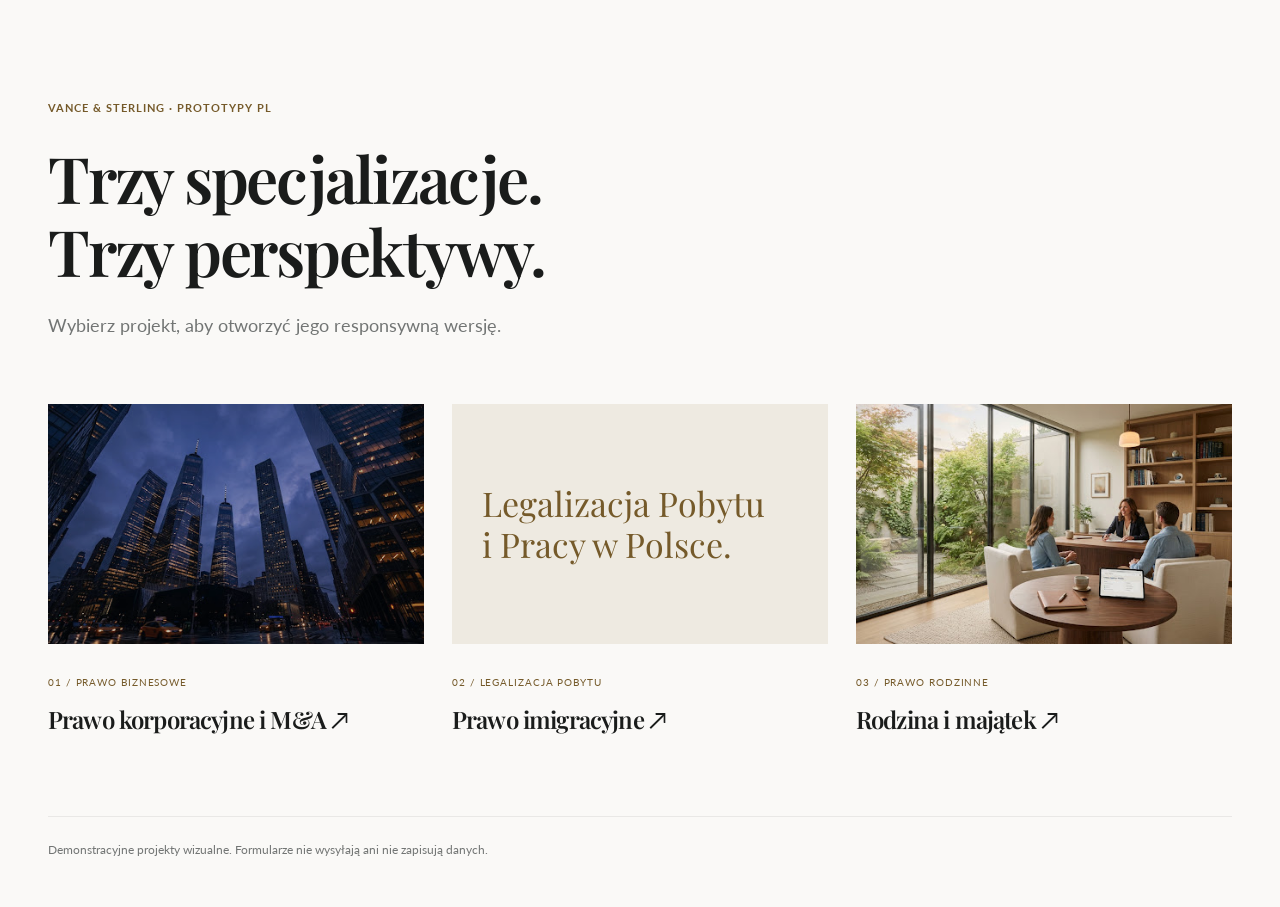
<file: index.html>
<!doctype html>
<html lang="pl">
<head>
    <meta charset="utf-8">
    <meta name="viewport" content="width=device-width,initial-scale=1">
    <title>Prototypy kancelarii — Vance & Sterling</title>
    <link rel="stylesheet" href="styles.css">

    <!-- Google tag (gtag.js) -->
<script async src="https://www.googletagmanager.com/gtag/js?id=G-BYJCVNHV0F"></script>
<script>
  window.dataLayer = window.dataLayer || [];
  function gtag(){dataLayer.push(arguments);}
  gtag('js', new Date());

  gtag('config', 'G-BYJCVNHV0F');
</script>
</head>
<body class="gallery">
    <main class="gallery-main">
        <p class="eyebrow">VANCE & STERLING · PROTOTYPY PL</p>
        <h1>Trzy specjalizacje.<br>Trzy perspektywy.</h1>
        <p class="gallery-intro">Wybierz projekt, aby otworzyć jego responsywną wersję.</p>
        <div class="gallery-grid">
            <a href="corporate/">
                <div class="gallery-image corporate-preview">
                    <img src="assets/image0.jpg" alt="Wieżowce centrum biznesowego">
                </div>
                <span>01 / PRAWO BIZNESOWE</span>
                <h2>Prawo korporacyjne i M&A <b>↗</b></h2>
            </a>
            <a href="immigration/">
                <div class="gallery-image immigration-preview">
                    <span>Legalizacja Pobytu<br>i Pracy w Polsce.</span>
                </div>
                <span>02 / LEGALIZACJA POBYTU</span>
                <h2>Prawo imigracyjne <b>↗</b></h2>
            </a>
            <a href="family/">
                <div class="gallery-image">
                    <img src="assets/image7.jpg" alt="Spokojna rozmowa w kancelarii rodzinnej">
                </div>
                <span>03 / PRAWO RODZINNE</span>
                <h2>Rodzina i majątek <b>↗</b></h2>
            </a>
        </div>
        <p class="gallery-note">Demonstracyjne projekty wizualne. Formularze nie wysyłają ani nie zapisują danych.</p>
    </main>
</body>
</html>
</file>
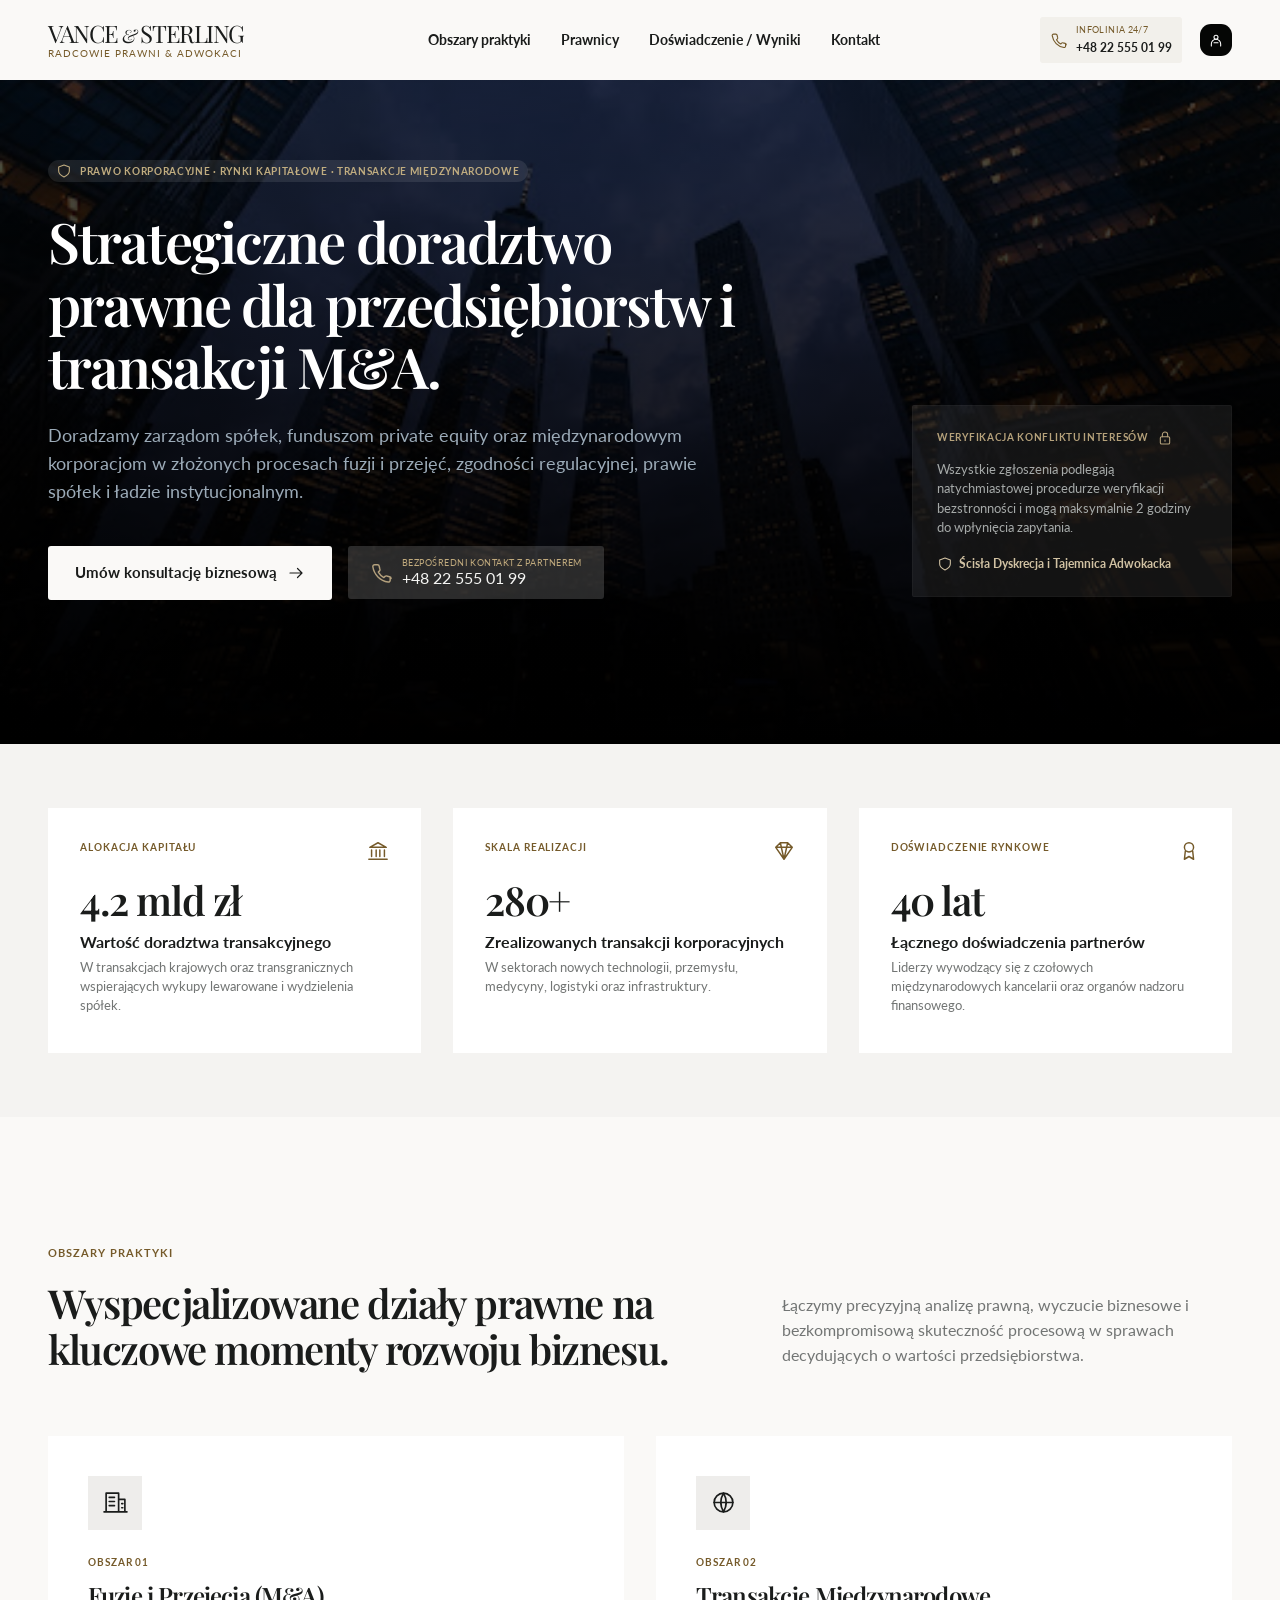
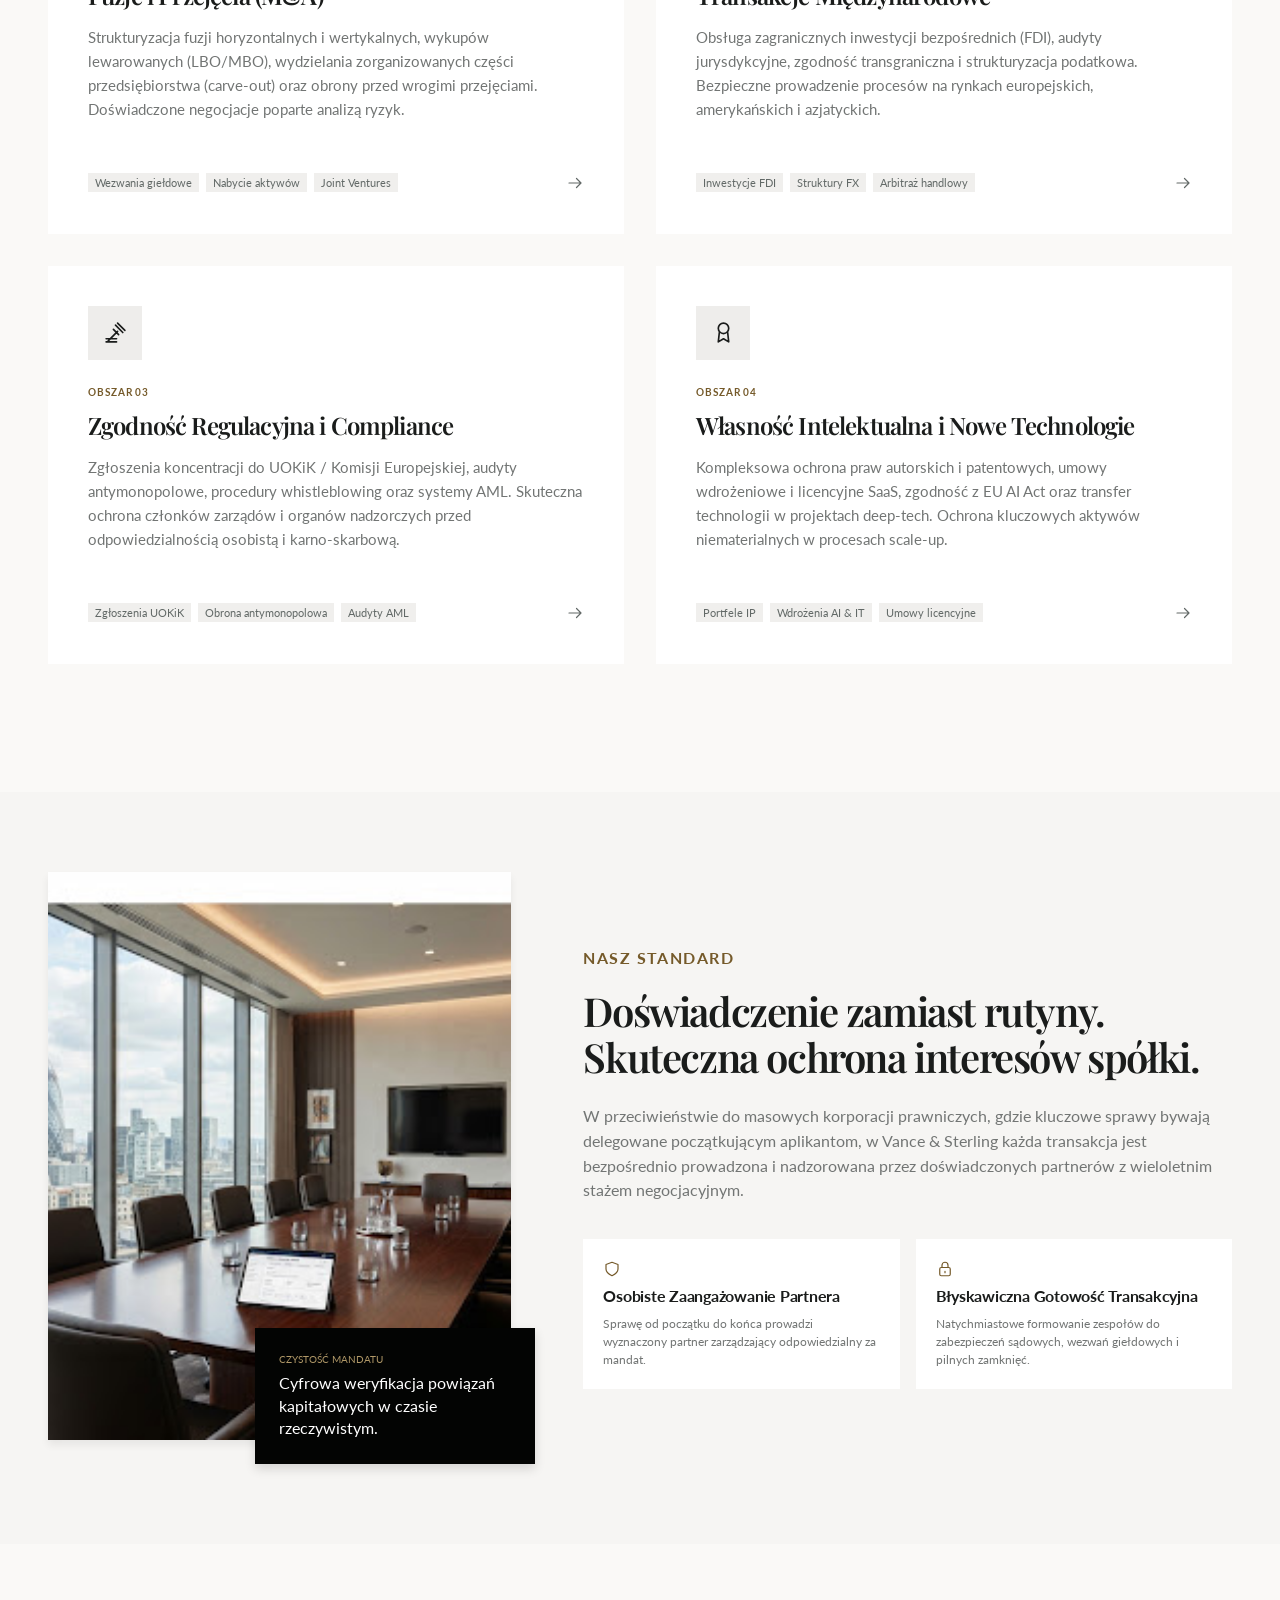
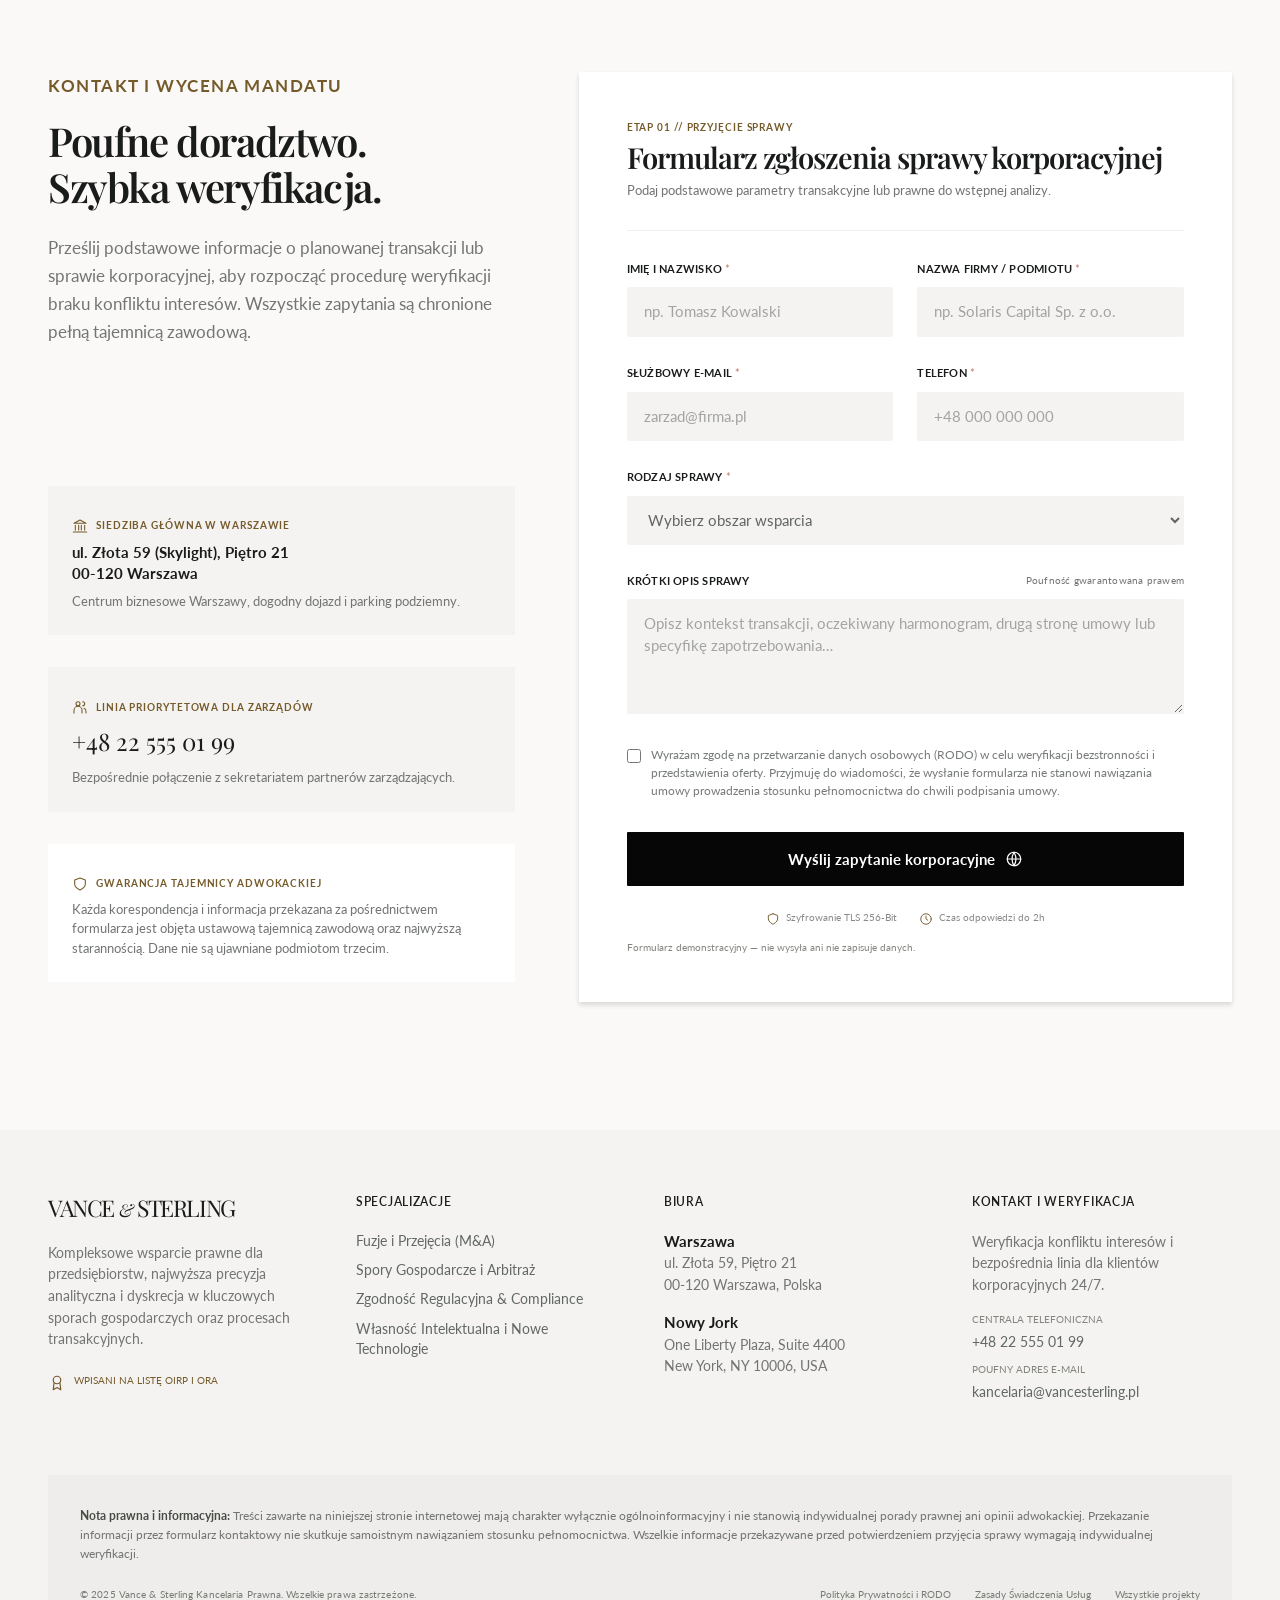
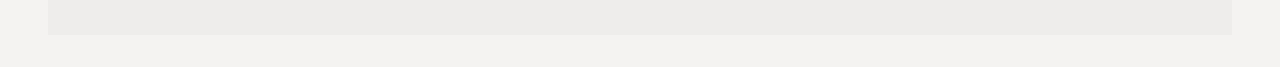
<file: corporate/index.html>
<!doctype html>
<html lang="pl">
    <head>
        <!-- Google tag (gtag.js) -->
        <script async src="https://www.googletagmanager.com/gtag/js?id=G-BYJCVNHV0F"></script>
        <script>
            window.dataLayer = window.dataLayer || [];
            function gtag(){dataLayer.push(arguments);}
            gtag('js', new Date());

            gtag('config', 'G-BYJCVNHV0F');
        </script>
        <meta charset="utf-8">
        <meta name="viewport" content="width=device-width,initial-scale=1">
        <meta name="description" content="Projekt demonstracyjny kancelarii prawa korporacyjnego i transakcji M&A.">
        <title>Prawo korporacyjne i M&A — Vance & Sterling</title>
        <link rel="stylesheet" href="../styles.css">
        <script src="../app.js" defer></script>
    </head>
    <body data-design="corporate" data-asset-base="../">
        <a class="skip-link" href="#main">Przejdź do treści</a>
        <div id="app"></div>
        <noscript>Do wyświetlenia demonstracji włącz JavaScript.</noscript>
    </body>
</html>
</file>
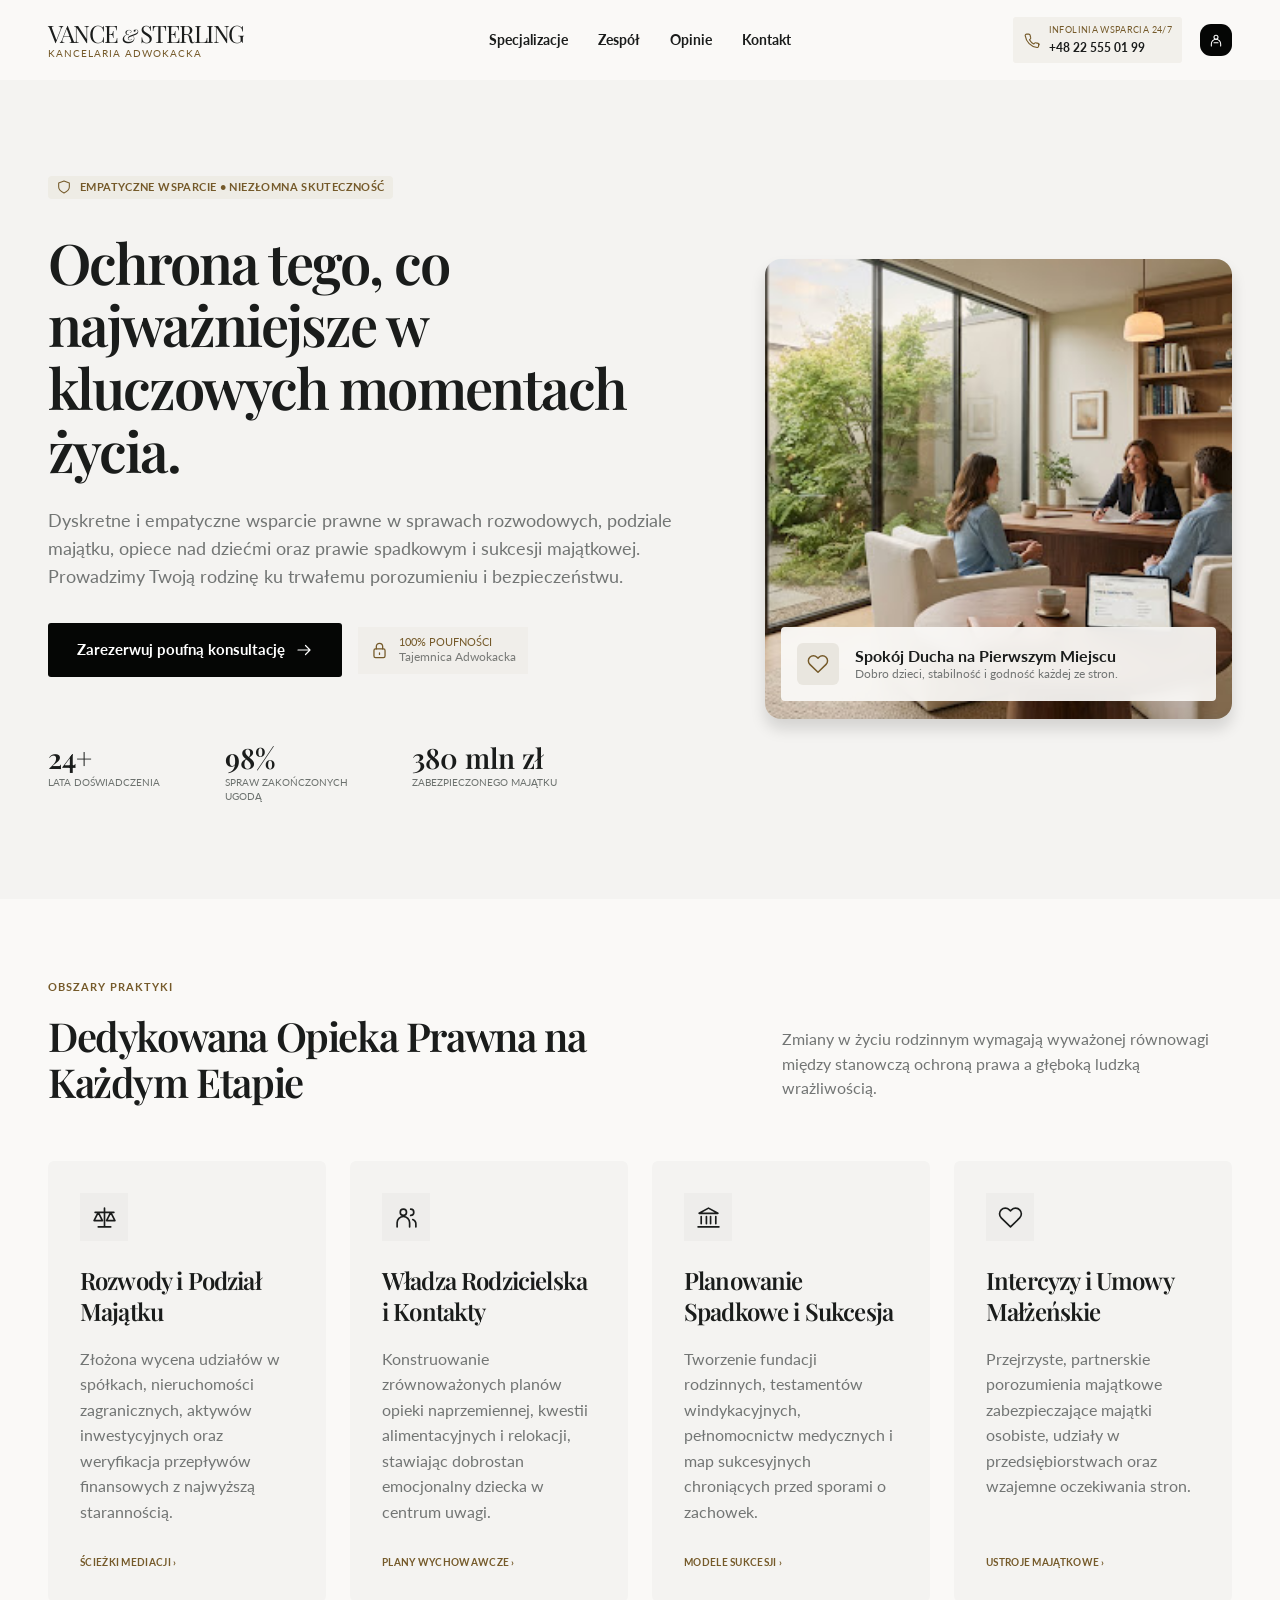
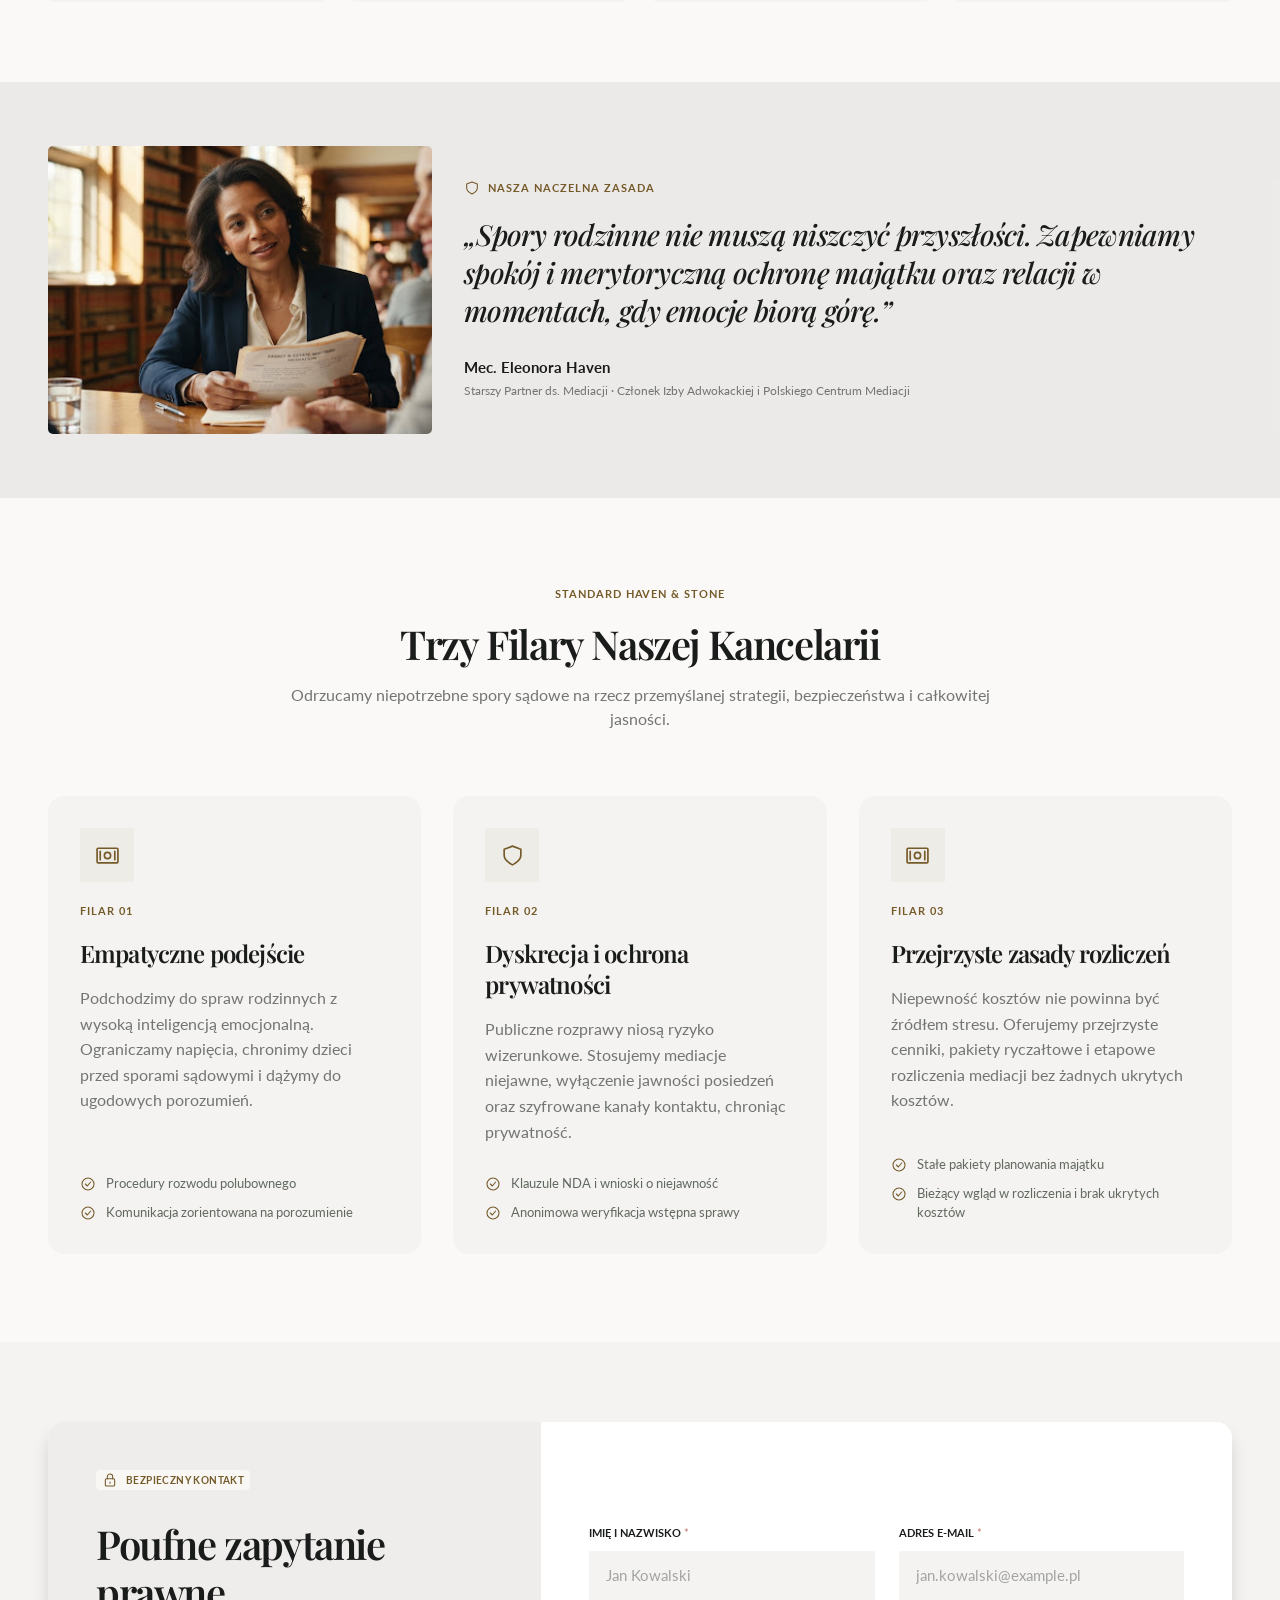
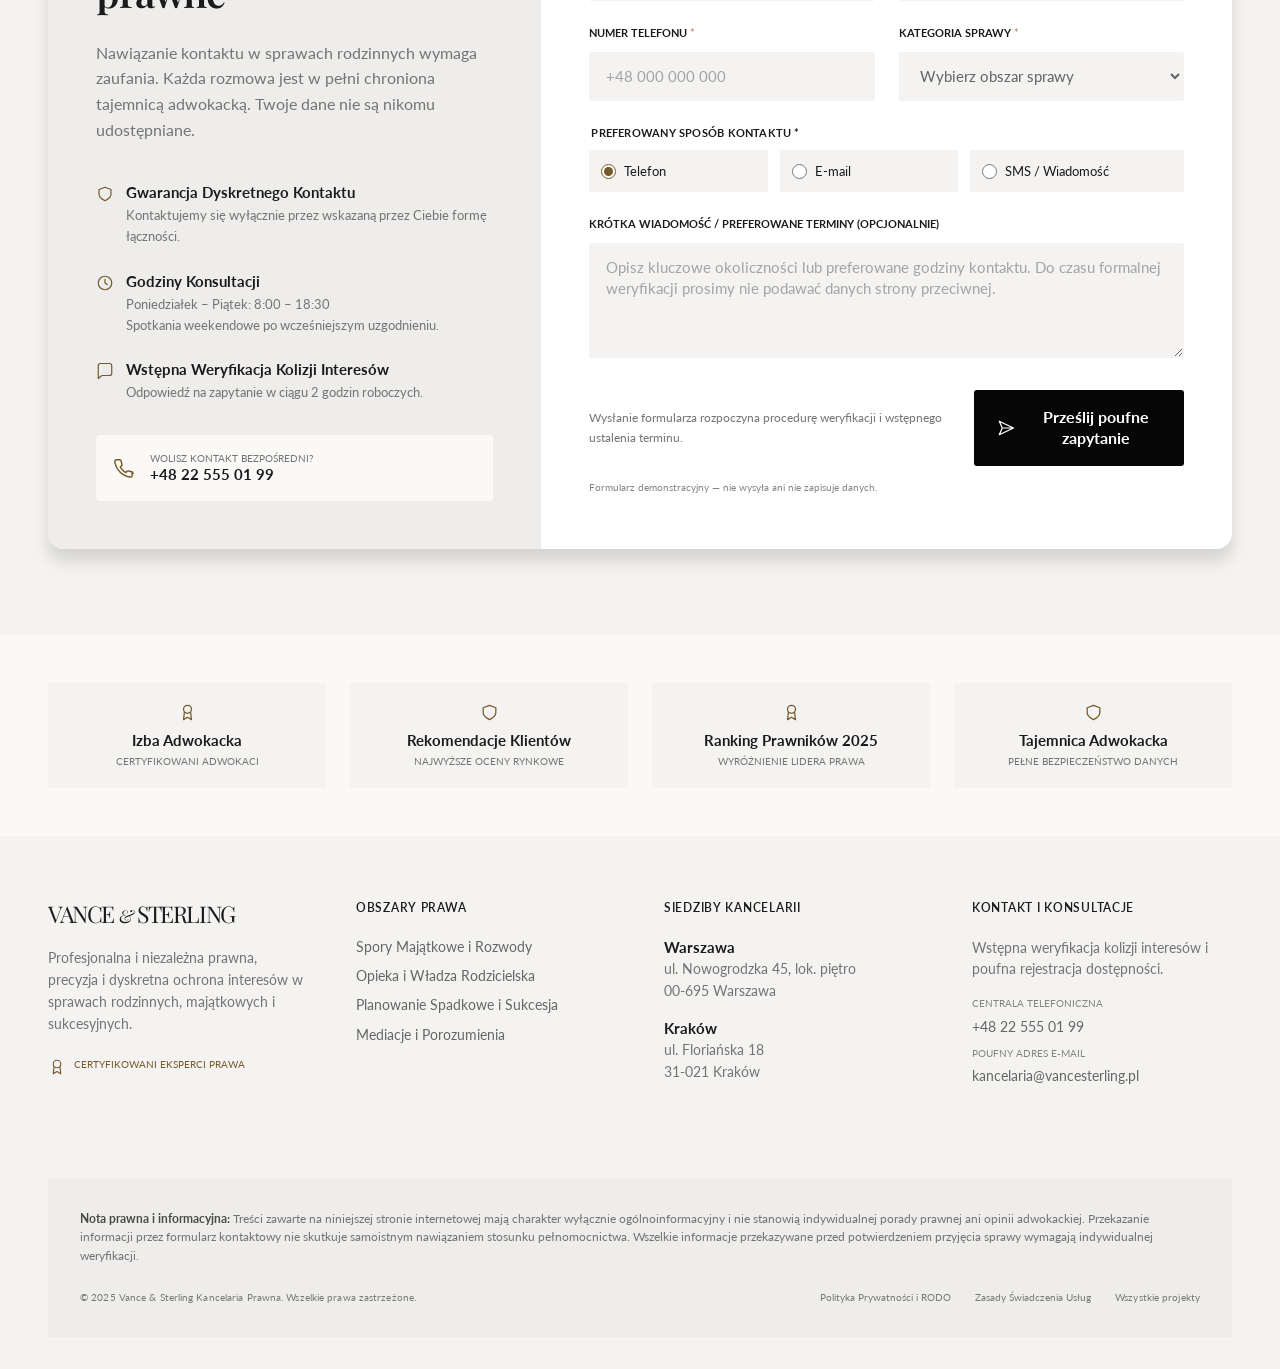
<file: family/index.html>
<!doctype html>
<html lang="pl">
<head>
    <!-- Google tag (gtag.js) -->
<script async src="https://www.googletagmanager.com/gtag/js?id=G-BYJCVNHV0F"></script>
<script>
  window.dataLayer = window.dataLayer || [];
  function gtag(){dataLayer.push(arguments);}
  gtag('js', new Date());

  gtag('config', 'G-BYJCVNHV0F');
</script>
    <meta charset="utf-8">
    <meta name="viewport" content="width=device-width,initial-scale=1">
    <meta name="description" content="Projekt demonstracyjny kancelarii prawa rodzinnego i ochrony majątku.">
    <title>Prawo rodzinne i majątkowe — Vance & Sterling</title>
    <link rel="stylesheet" href="../styles.css">
    <script src="../app.js" defer></script>
</head>
<body data-design="family" data-asset-base="../">
    <a class="skip-link" href="#main">Przejdź do treści</a>
    <div id="app"></div>
    <noscript>Do wyświetlenia demonstracji włącz JavaScript.</noscript>
</body>
</html>
</file>
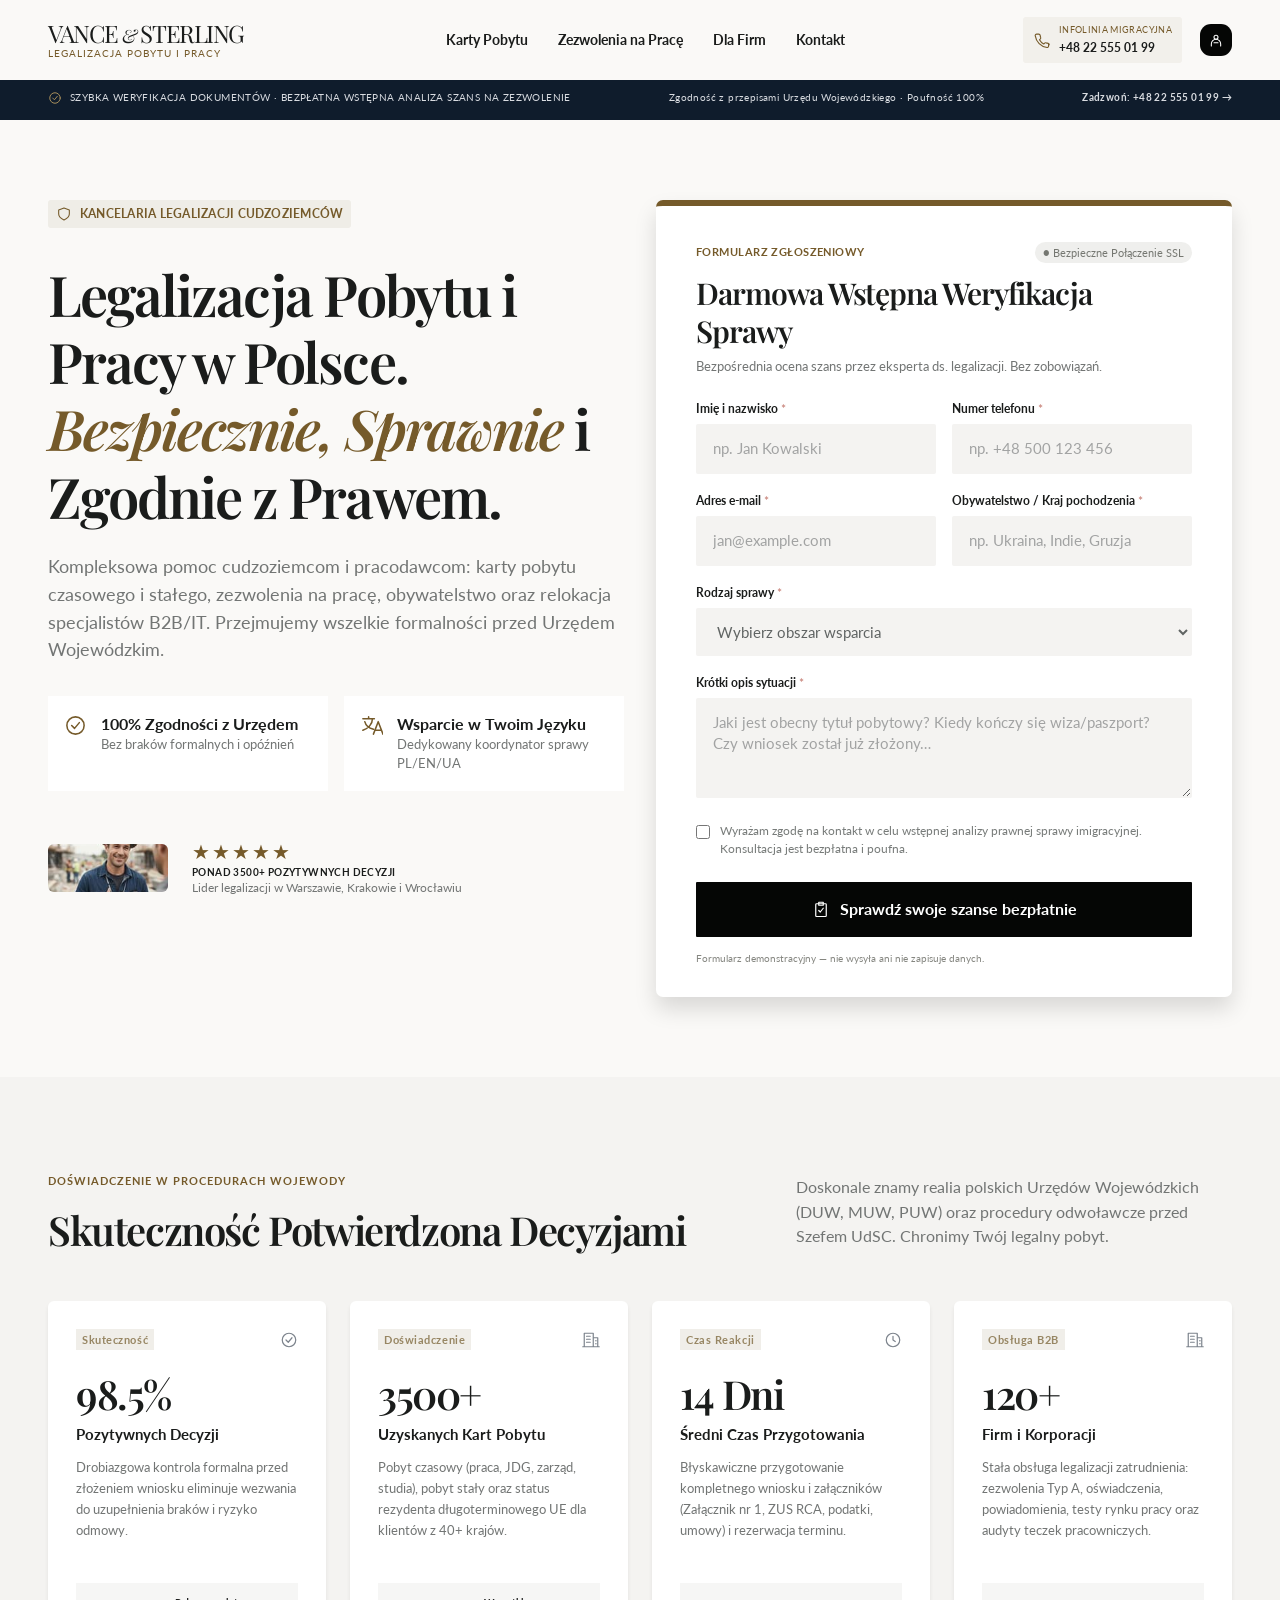
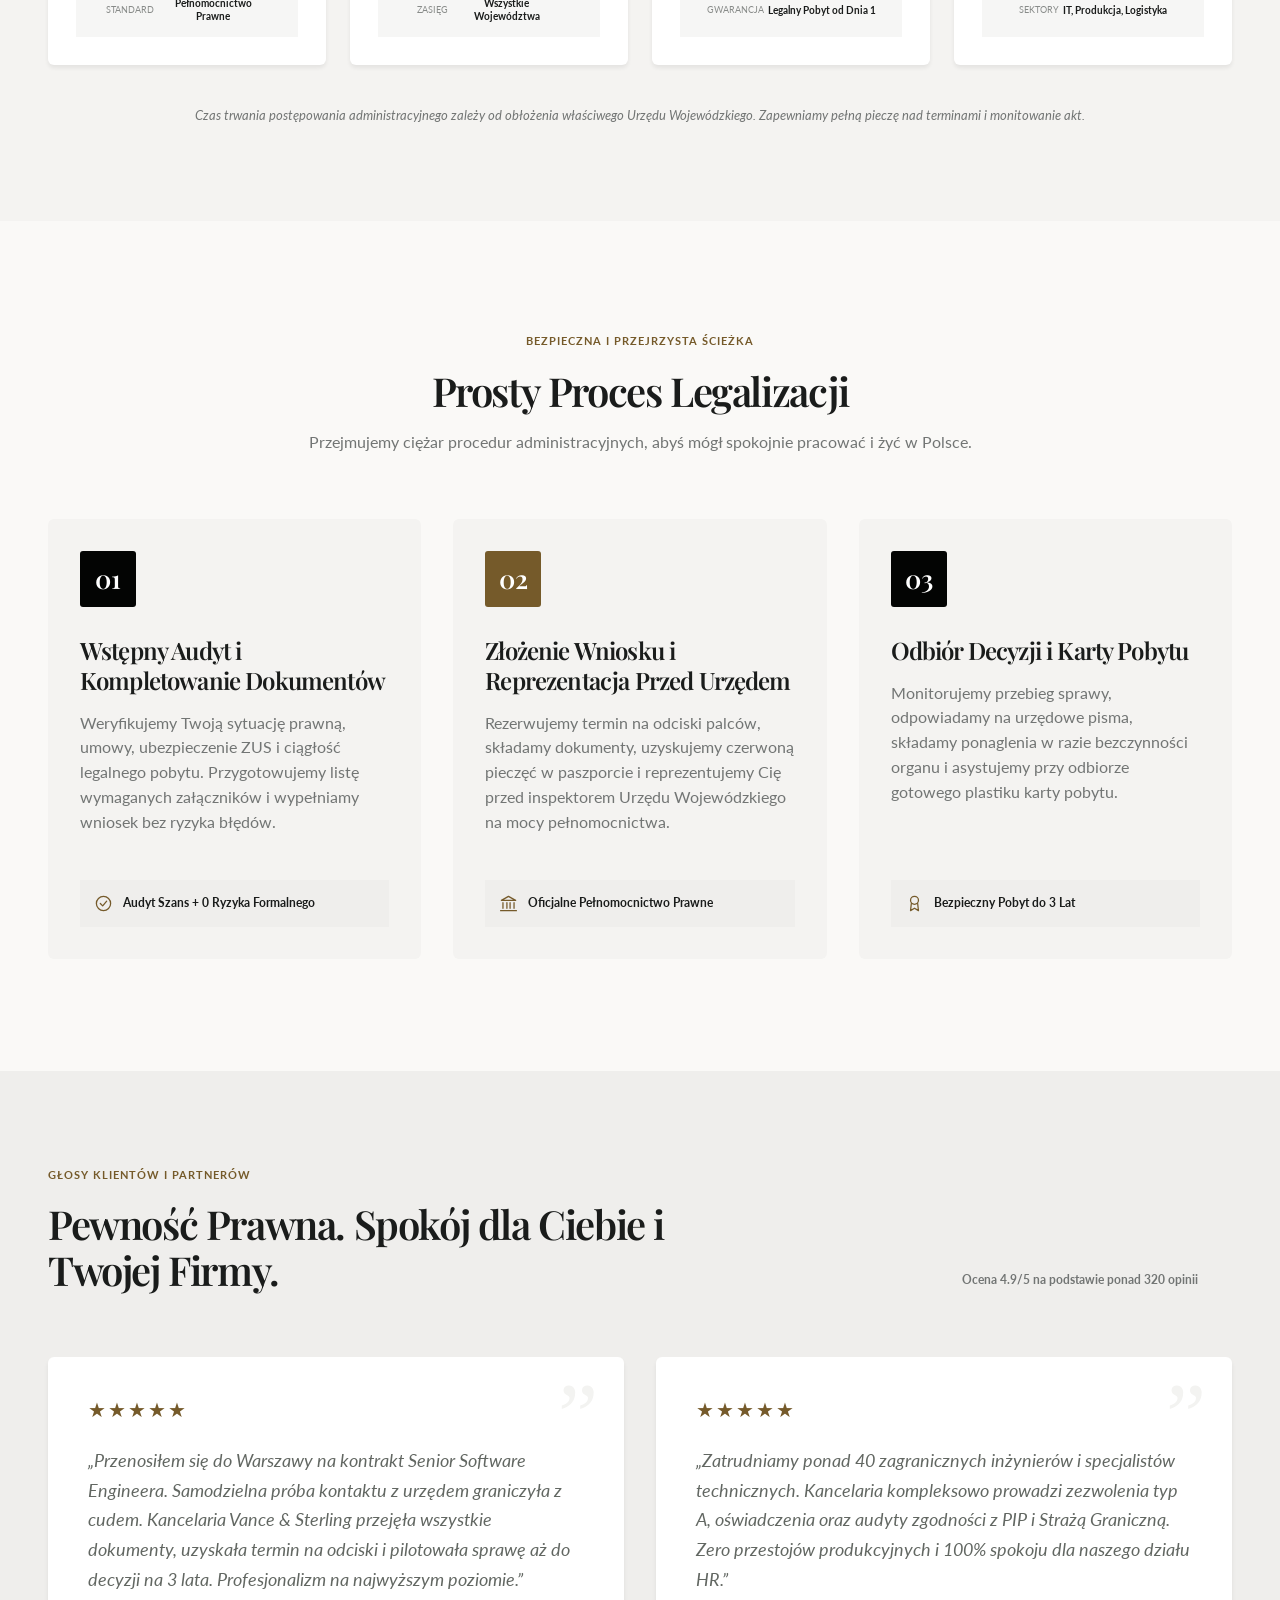
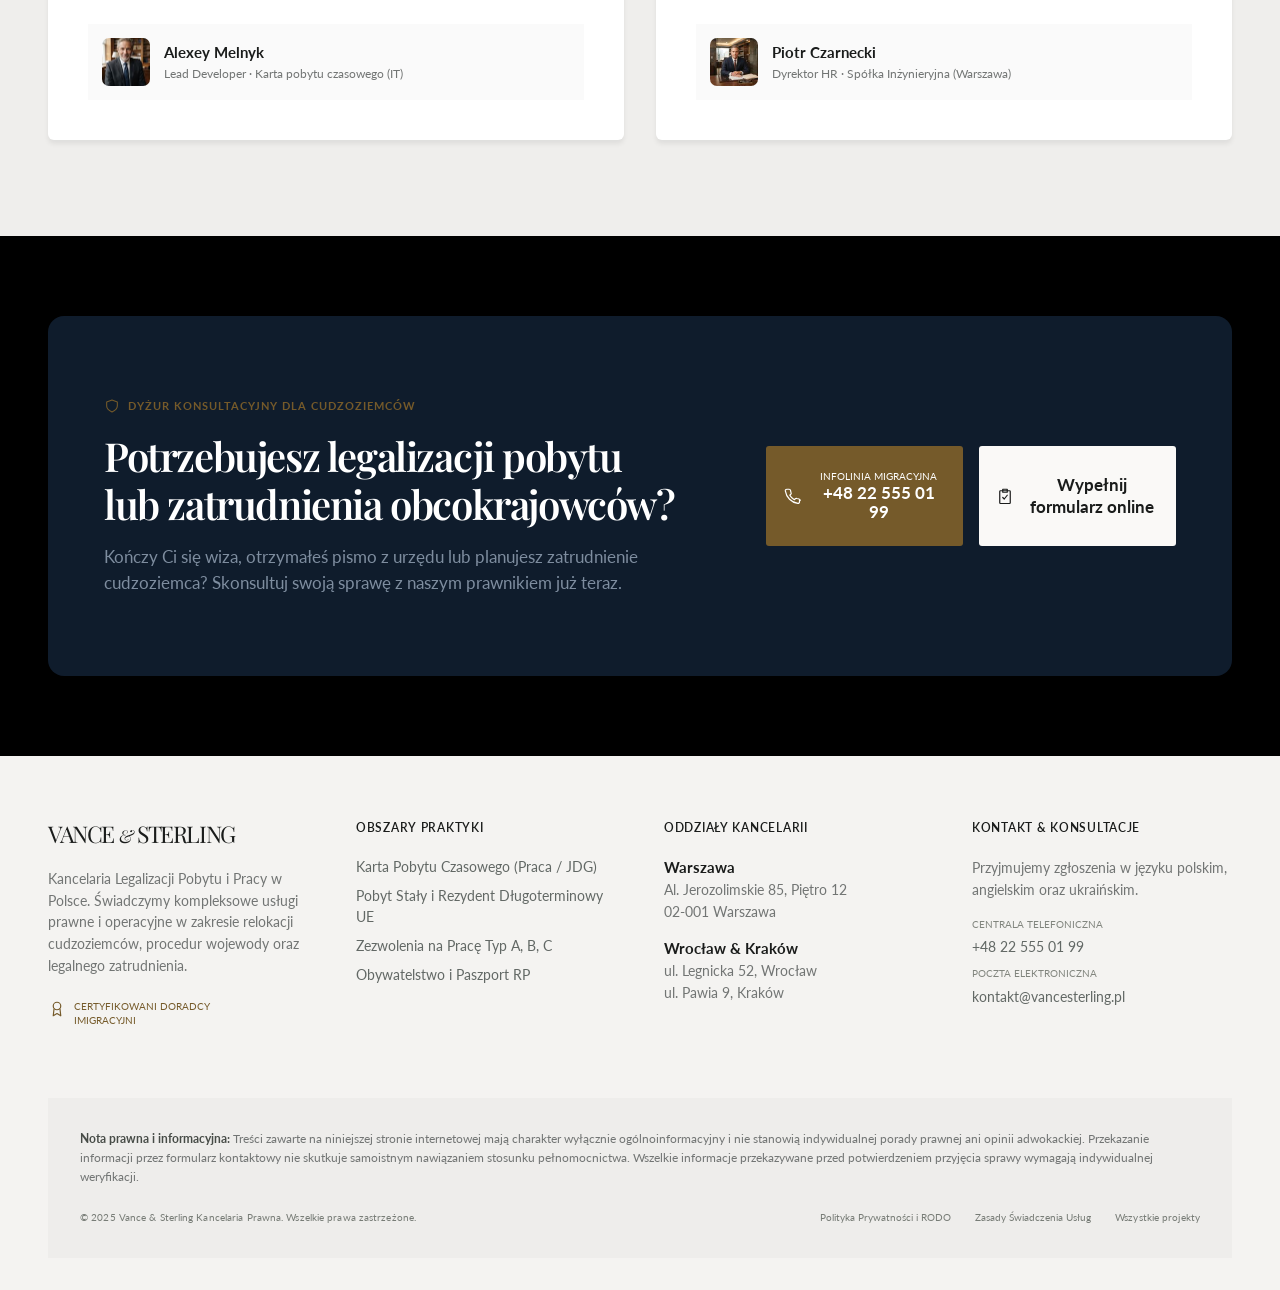
<file: immigration/index.html>
<!doctype html>
<html lang="pl">
<head>
    <!-- Google tag (gtag.js) -->
<script async src="https://www.googletagmanager.com/gtag/js?id=G-BYJCVNHV0F"></script>
<script>
  window.dataLayer = window.dataLayer || [];
  function gtag(){dataLayer.push(arguments);}
  gtag('js', new Date());

  gtag('config', 'G-BYJCVNHV0F');
</script>
    <meta charset="utf-8">
    <meta name="viewport" content="width=device-width,initial-scale=1">
    <meta name="description" content="Projekt demonstracyjny kancelarii legalizacji pobytu i pracy w Polsce.">
    <title>Legalizacja pobytu i pracy — Vance & Sterling</title>
    <link rel="stylesheet" href="../styles.css">
    <script src="../app.js" defer></script>
</head>
<body data-design="immigration" data-asset-base="../">
    <a class="skip-link" href="#main">Przejdź do treści</a>
    <div id="app"></div>
    <noscript>Do wyświetlenia demonstracji włącz JavaScript.</noscript>
</body>
</html>
</file>
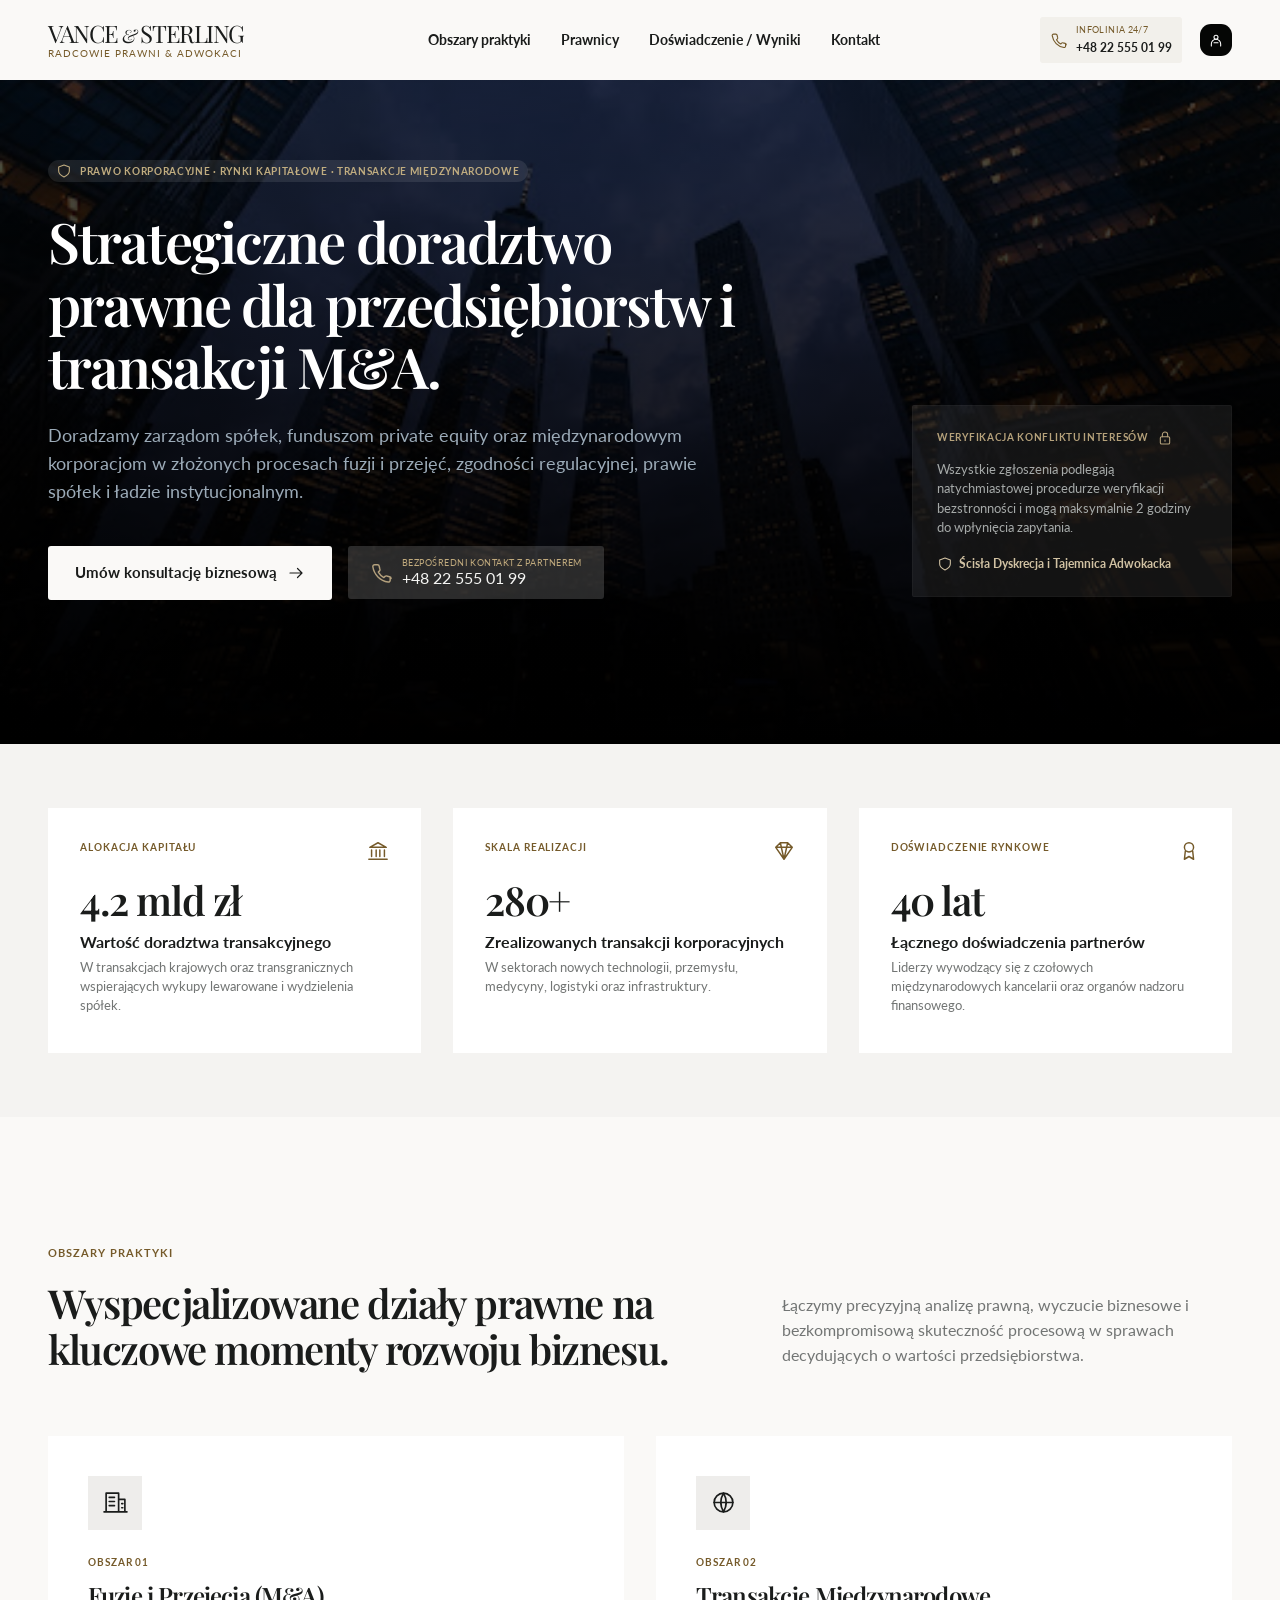
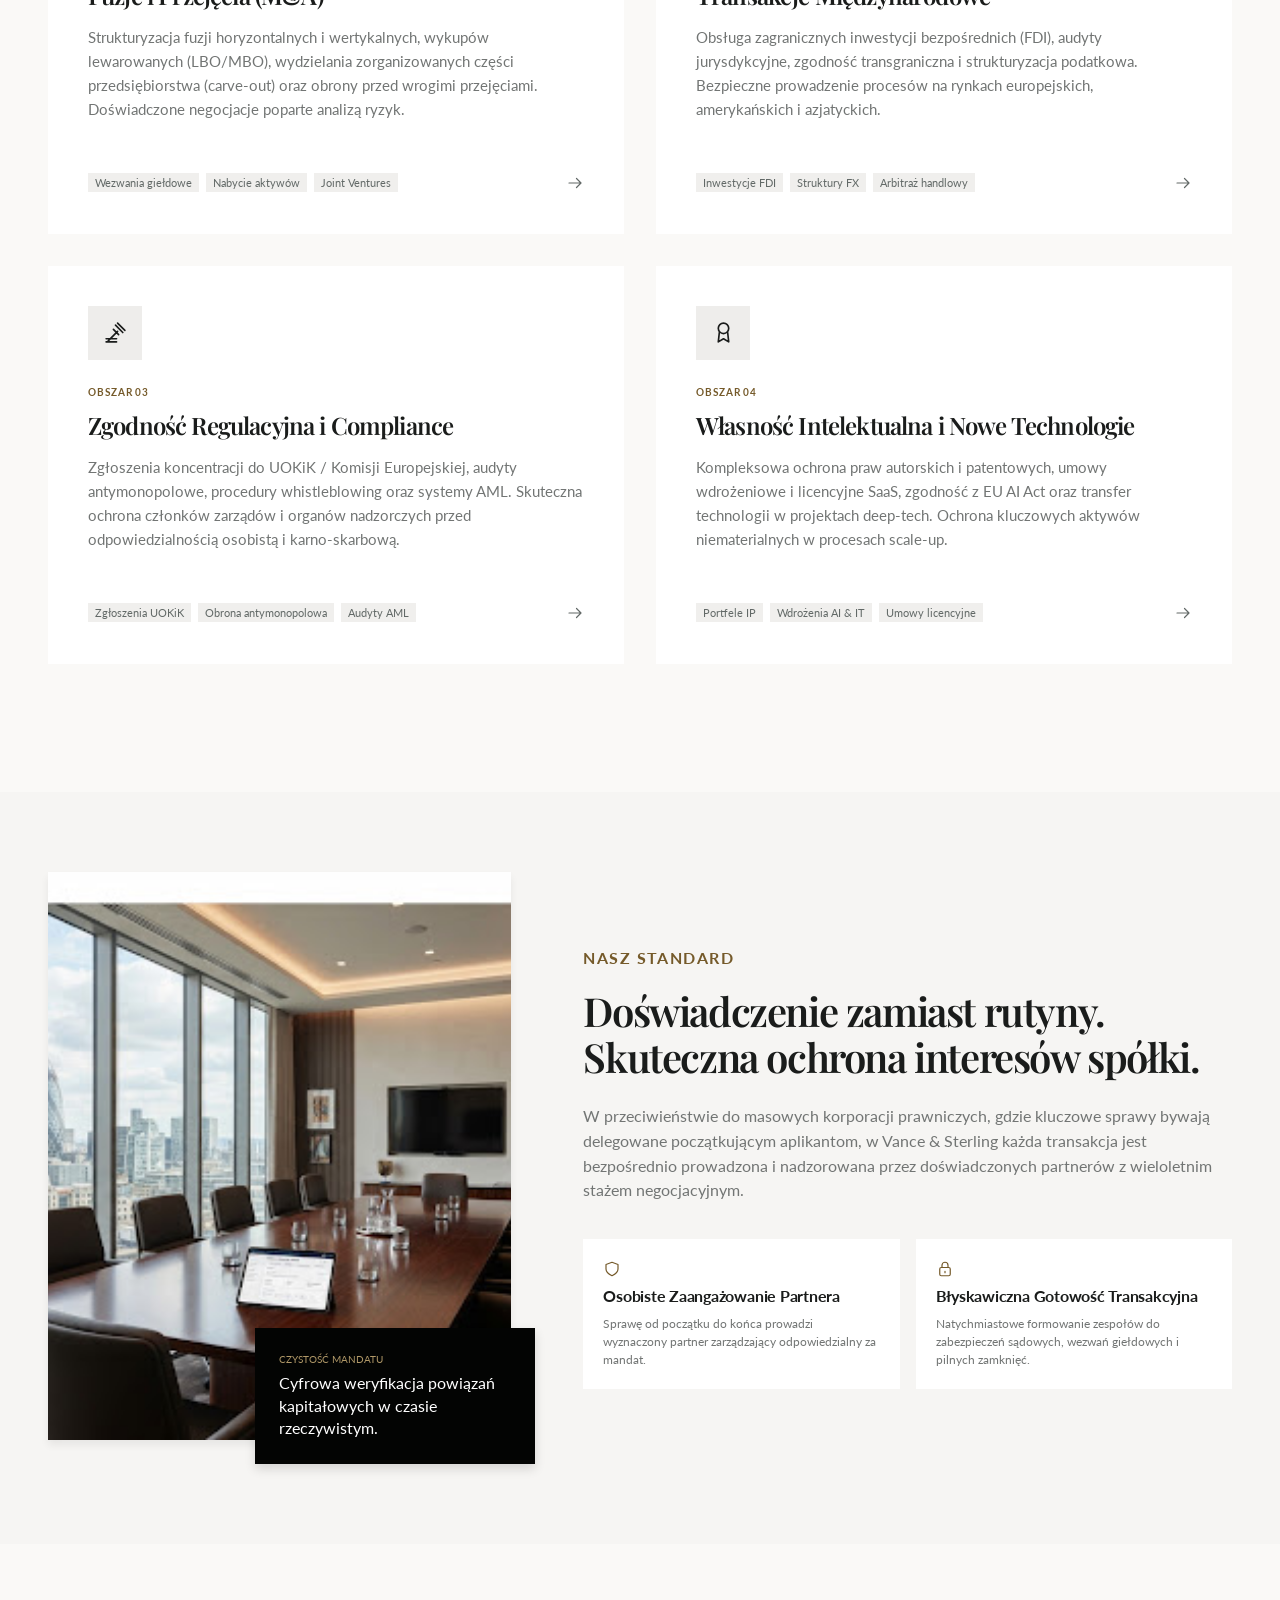
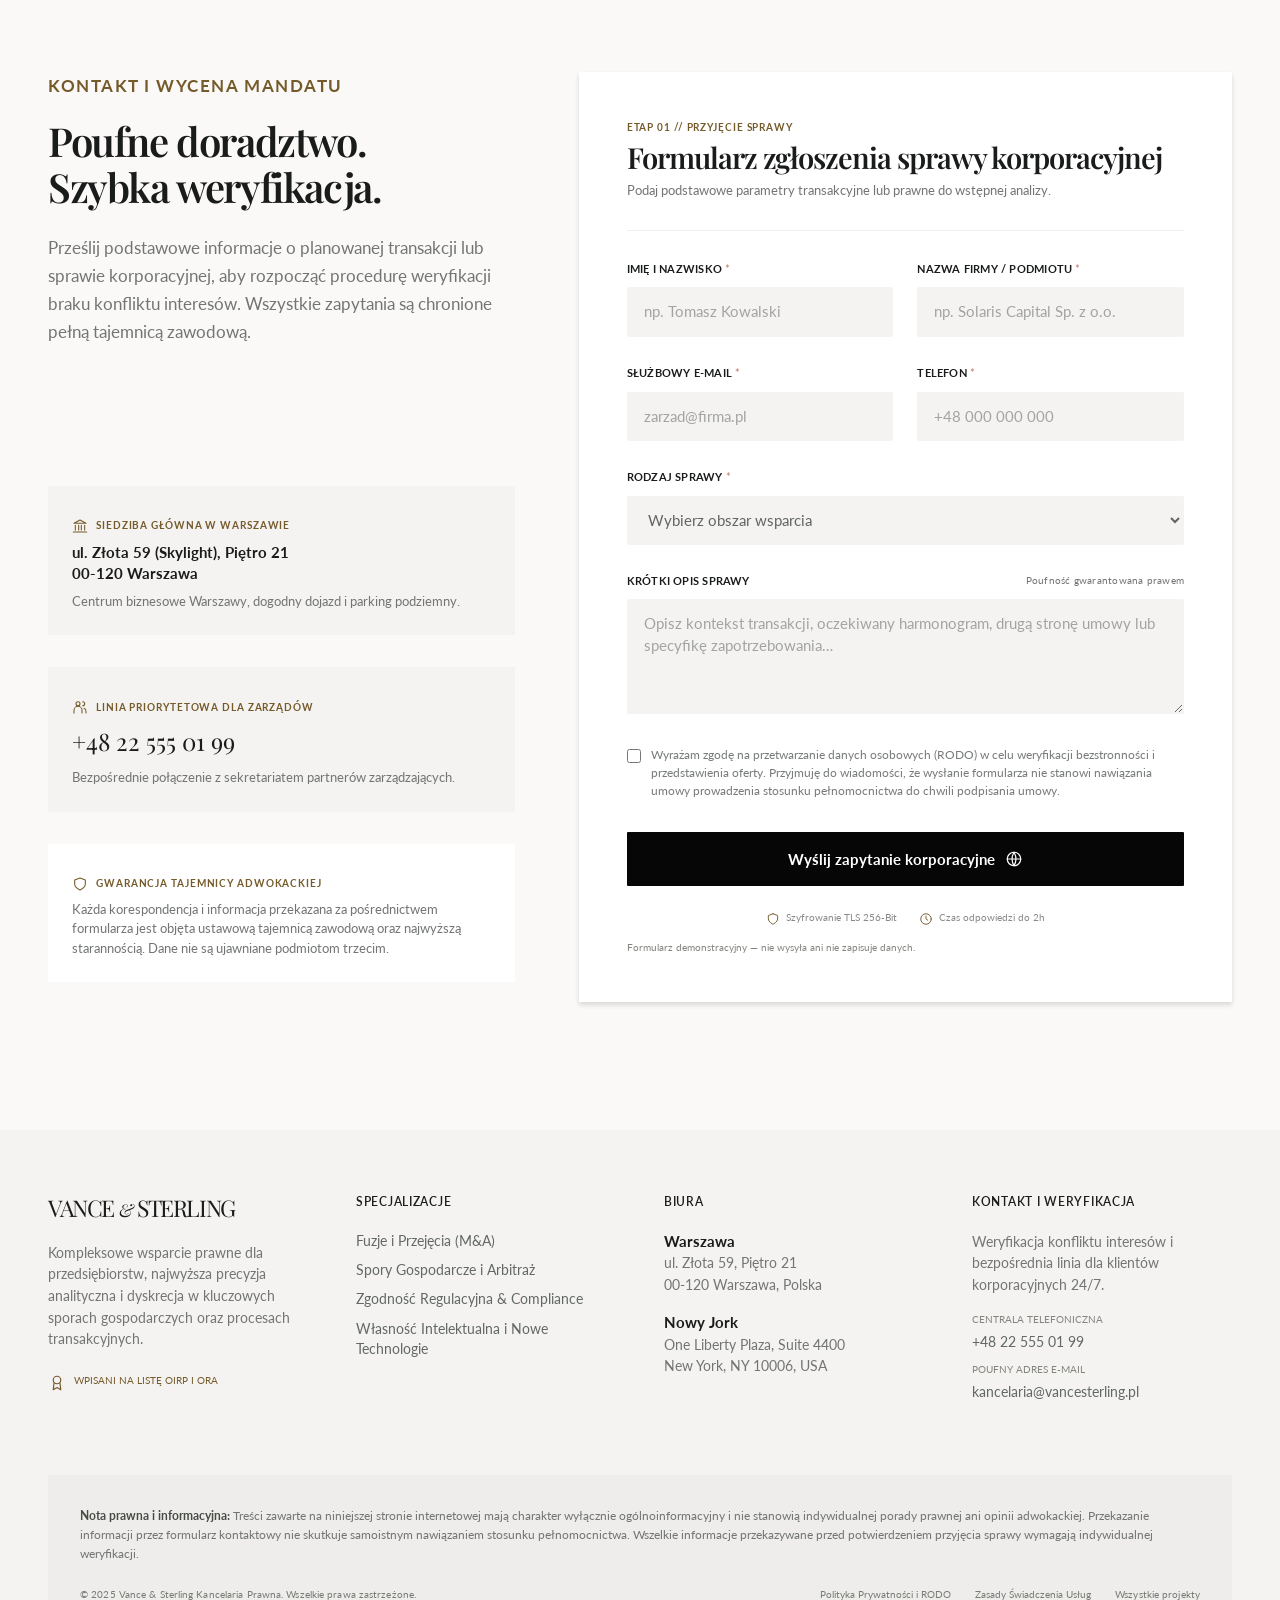
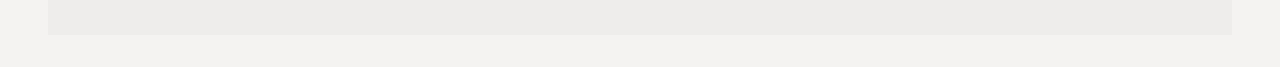
<file: corporate.html>
<!doctype html>
<html lang="pl"><head><meta charset="utf-8"><meta name="viewport" content="width=device-width,initial-scale=1"><title>Przekierowanie — Vance &amp; Sterling</title>
<script>window.location.replace('./corporate/' + window.location.search + window.location.hash);</script>
<noscript><meta http-equiv="refresh" content="0;url=./corporate/"></noscript>
</head><body><p>Strona została przeniesiona. <a href="./corporate/">Przejdź do witryny</a>.</p></body></html>
</file>
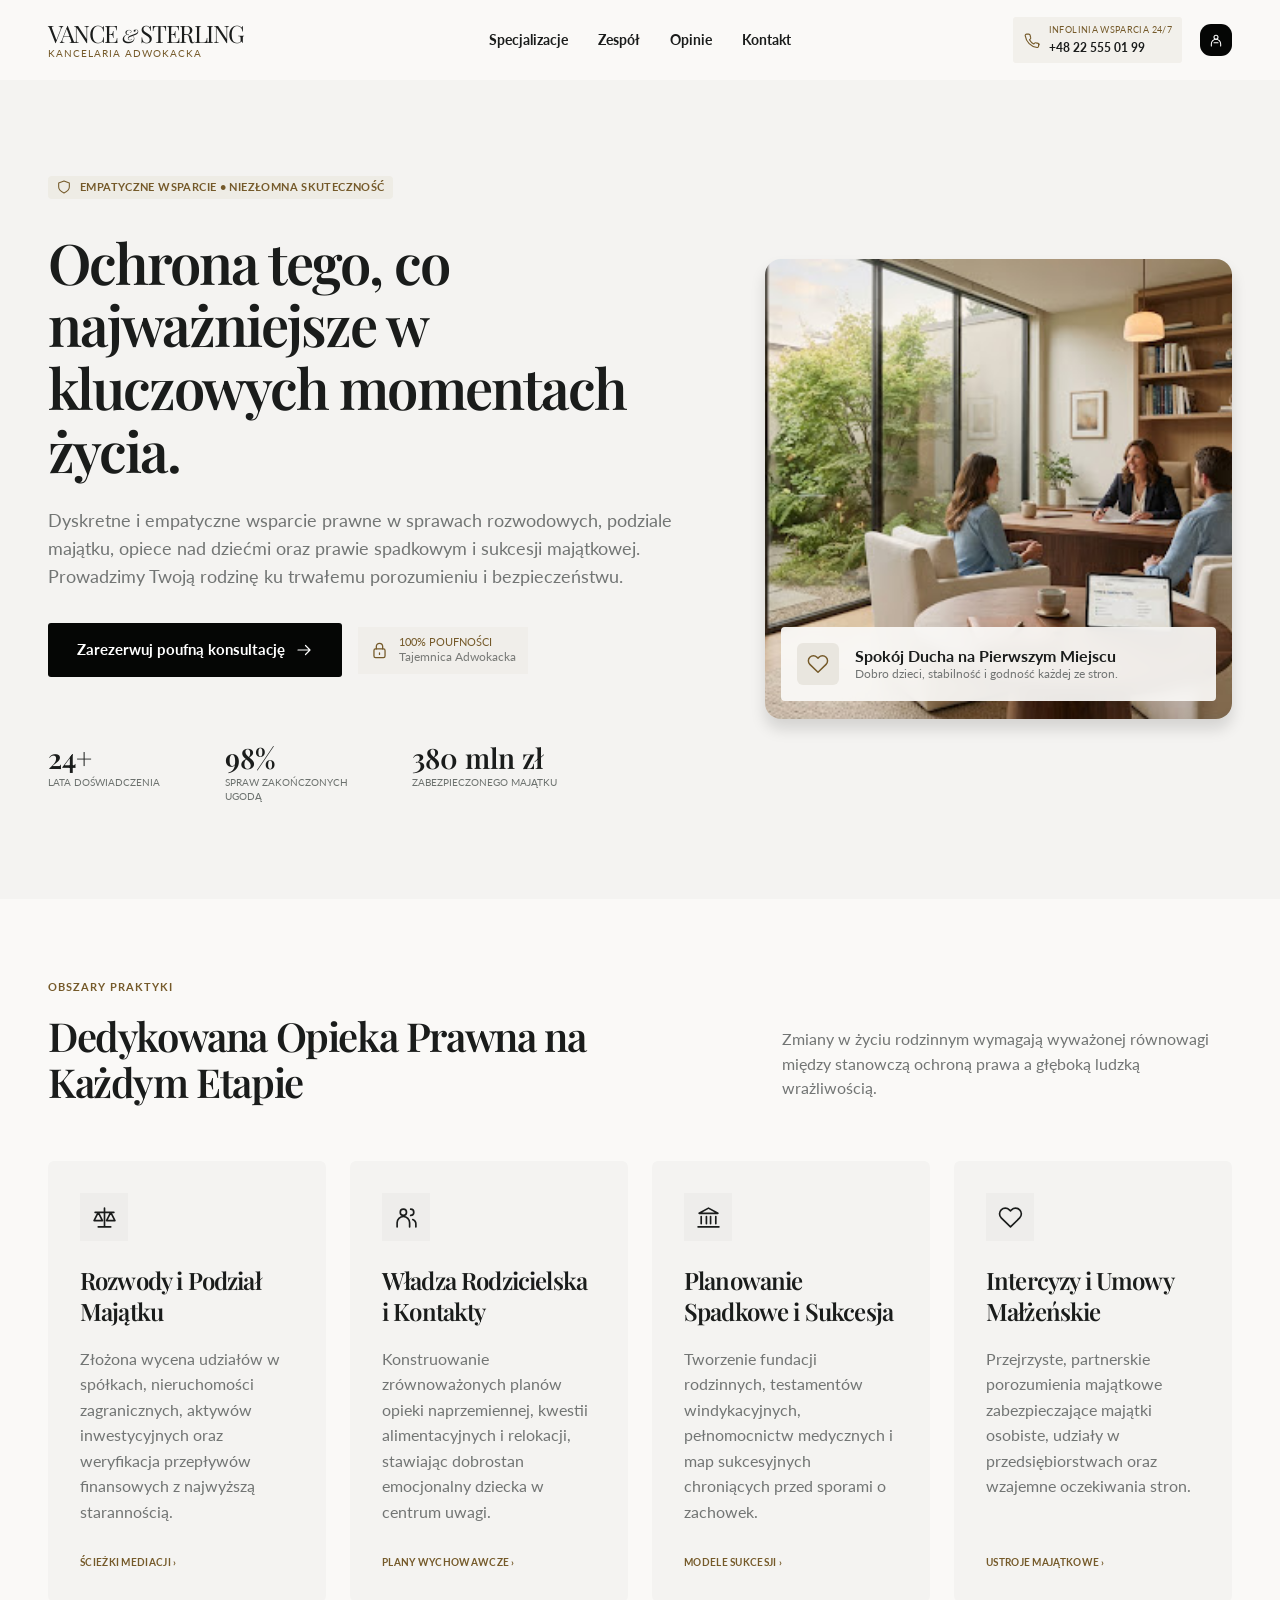
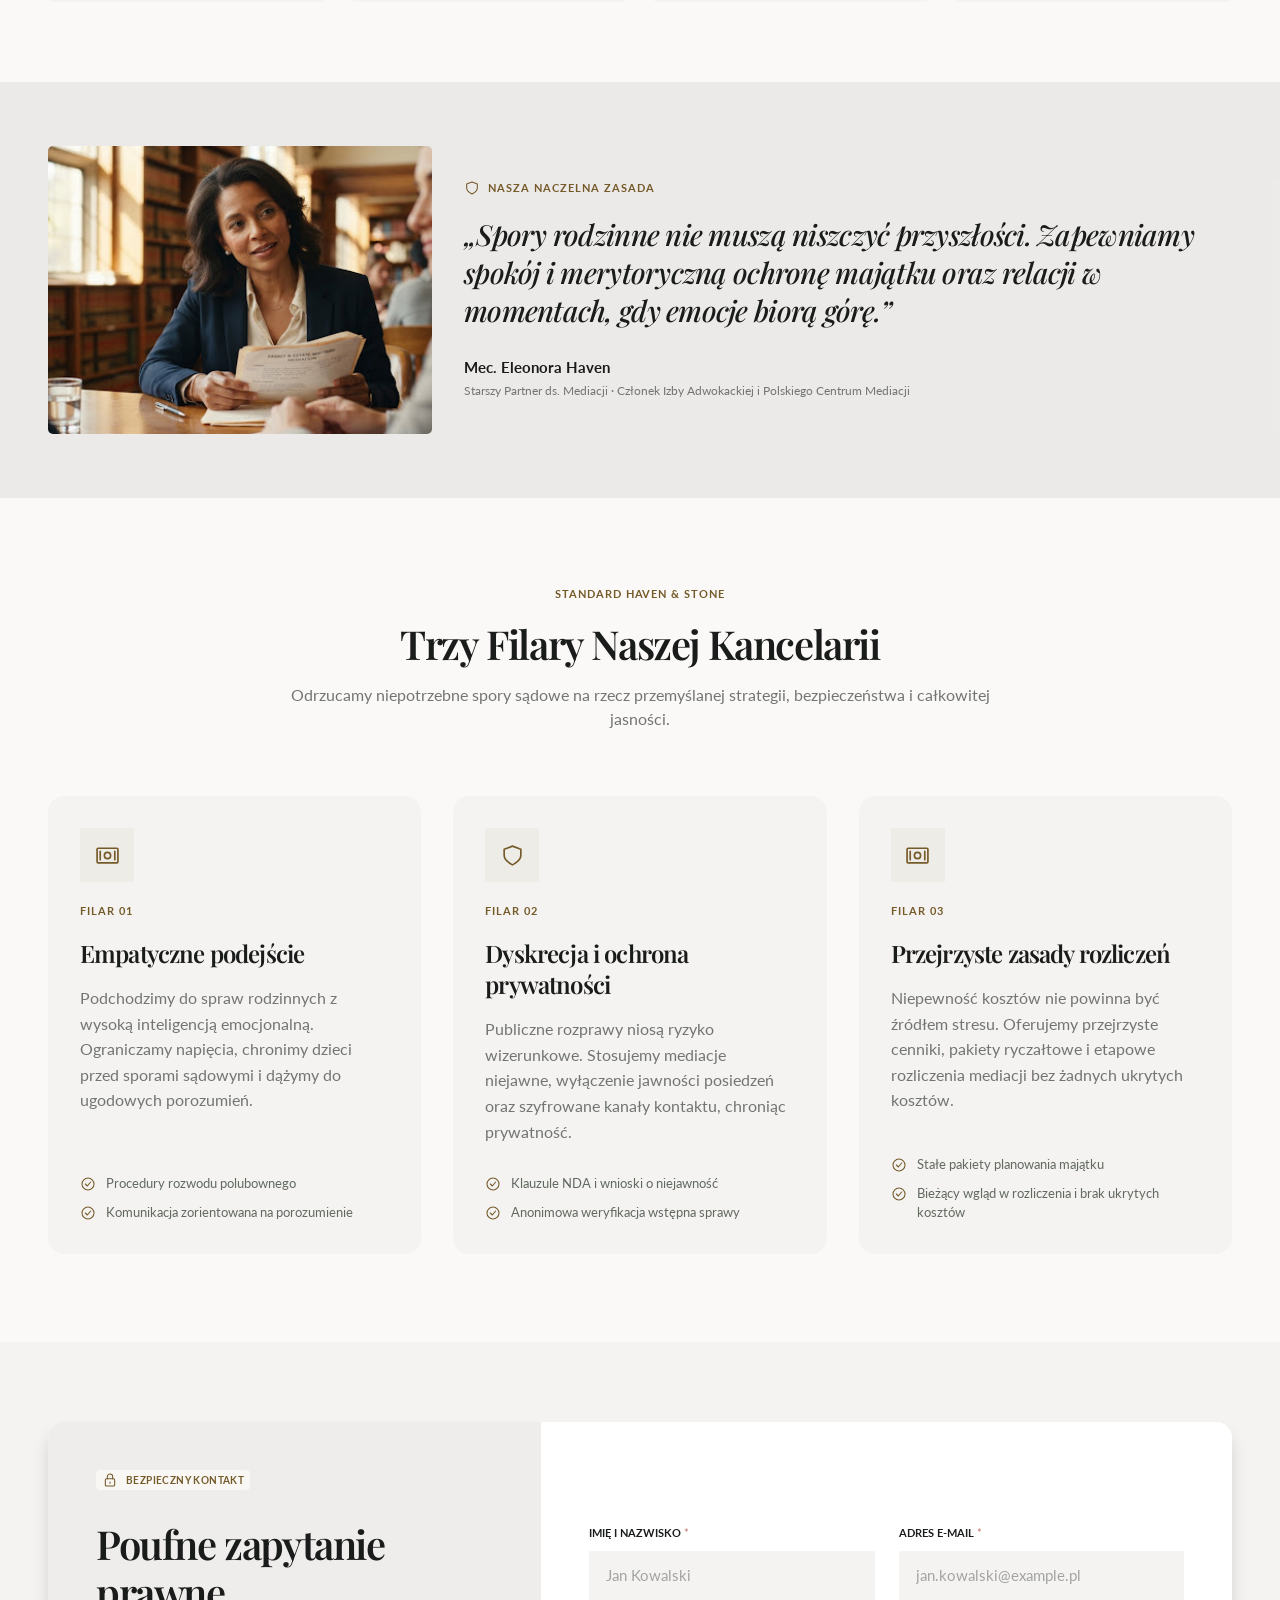
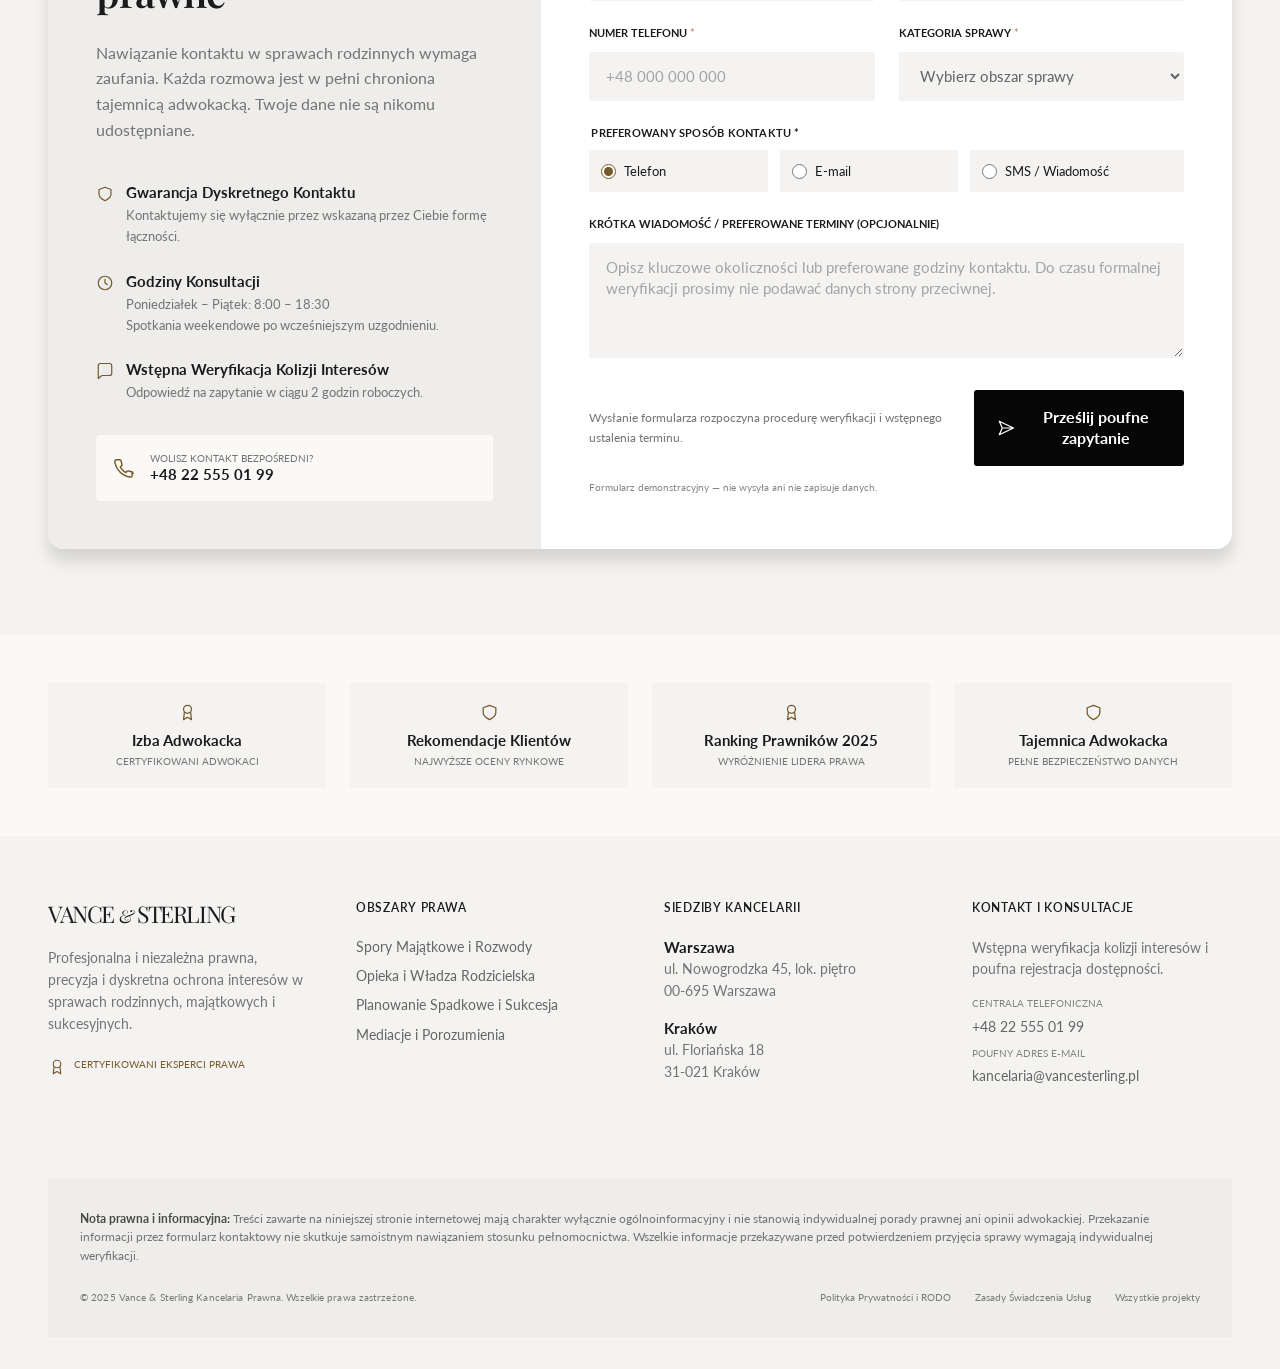
<file: family.html>
<!doctype html>
<html lang="pl"><head><meta charset="utf-8"><meta name="viewport" content="width=device-width,initial-scale=1"><title>Przekierowanie — Vance &amp; Sterling</title>
<script>window.location.replace('./family/' + window.location.search + window.location.hash);</script>
<noscript><meta http-equiv="refresh" content="0;url=./family/"></noscript>
</head><body><p>Strona została przeniesiona. <a href="./family/">Przejdź do witryny</a>.</p></body></html>
</file>
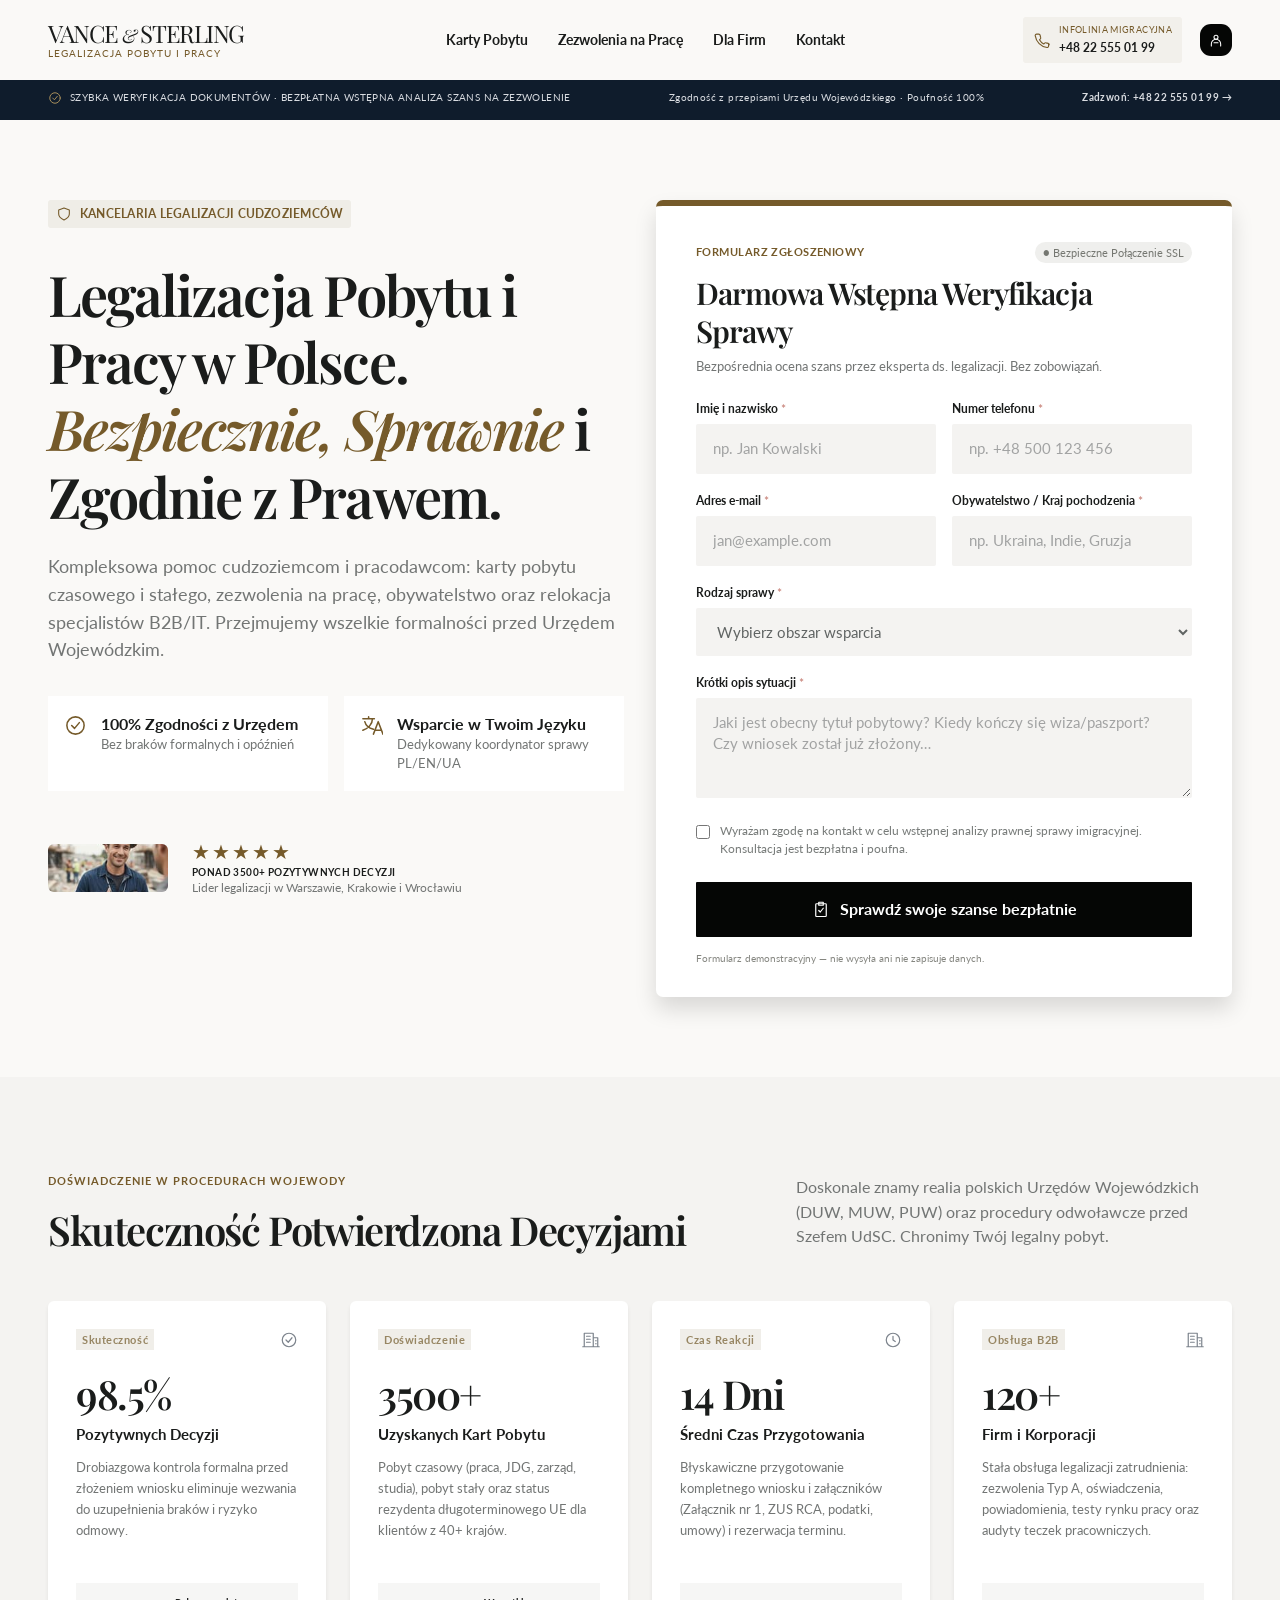
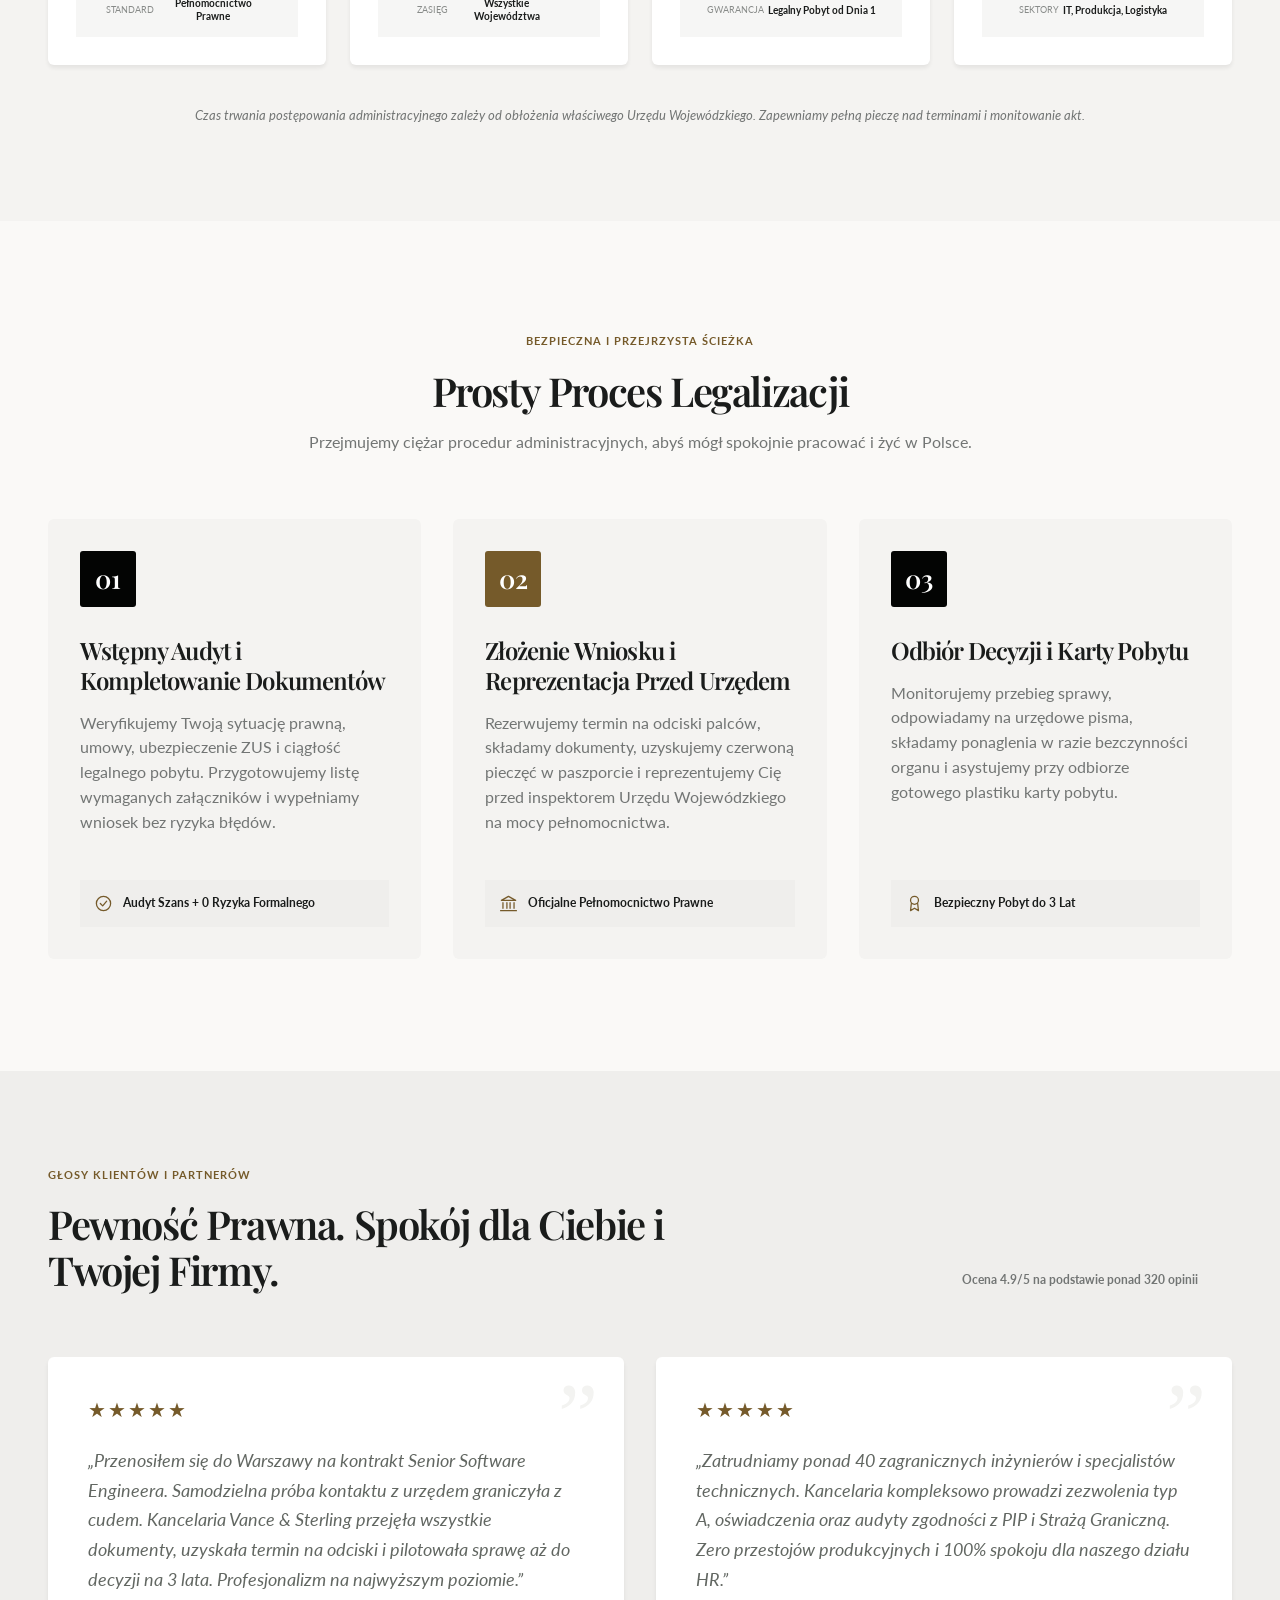
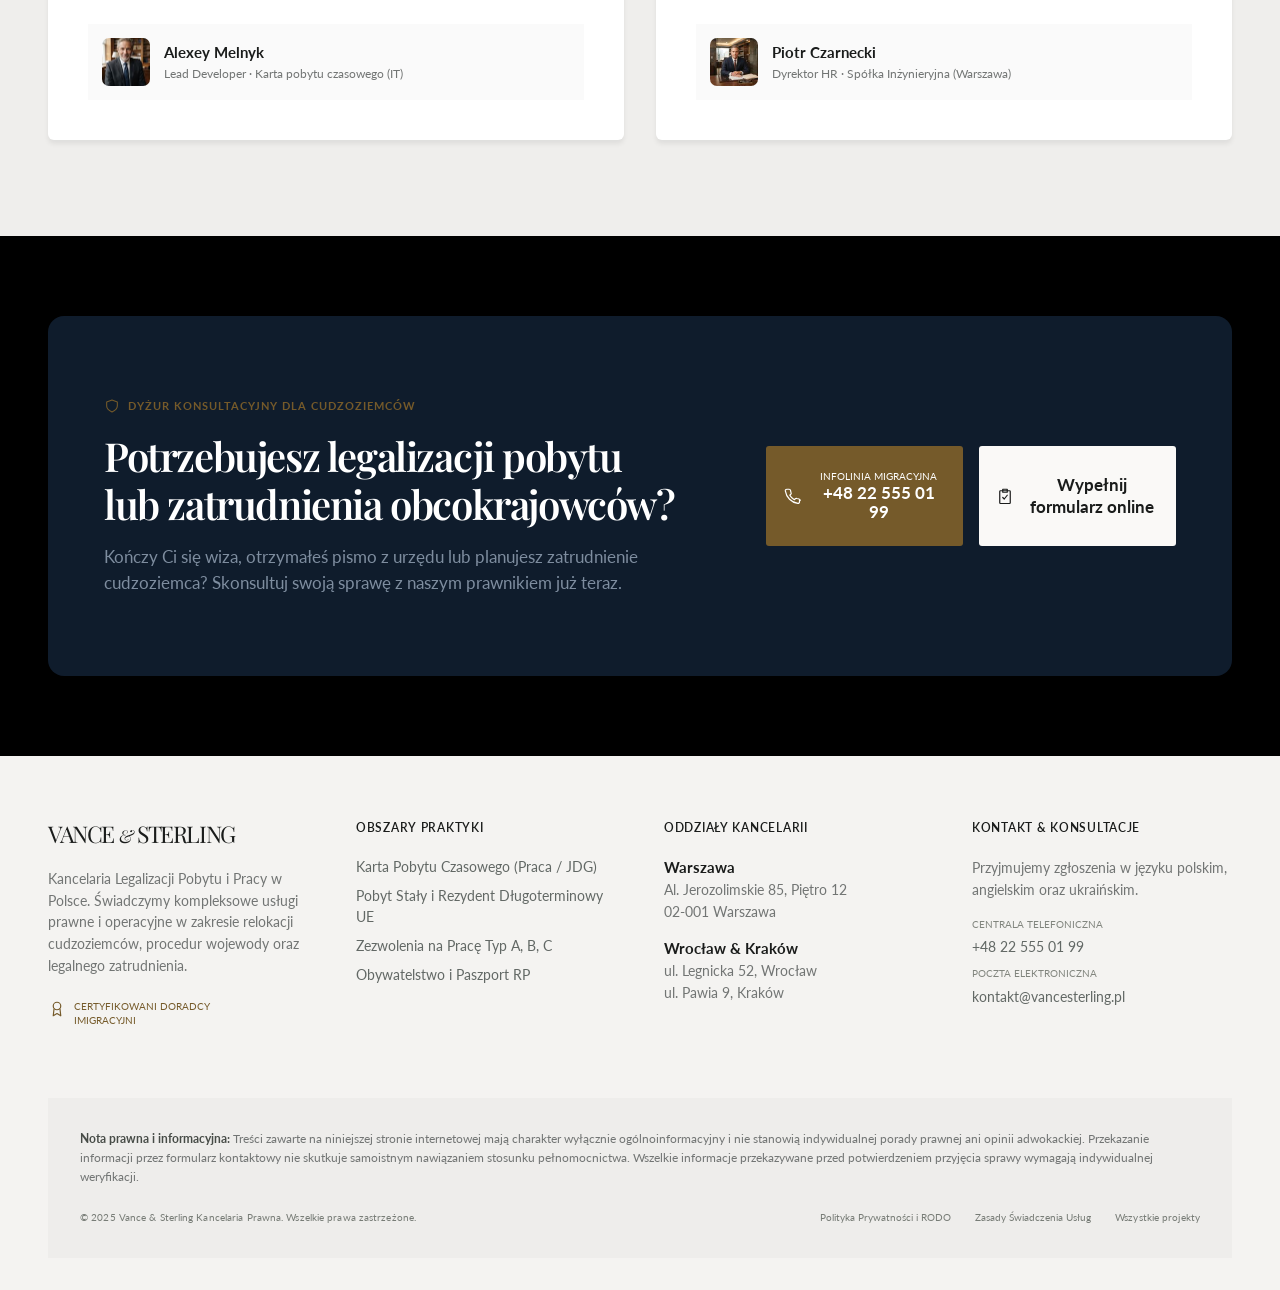
<file: immigration.html>
<!doctype html>
<html lang="pl"><head><meta charset="utf-8"><meta name="viewport" content="width=device-width,initial-scale=1"><title>Przekierowanie — Vance &amp; Sterling</title>
<script>window.location.replace('./immigration/' + window.location.search + window.location.hash);</script>
<noscript><meta http-equiv="refresh" content="0;url=./immigration/"></noscript>
</head><body><p>Strona została przeniesiona. <a href="./immigration/">Przejdź do witryny</a>.</p></body></html>
</file>
<file: styles.css>
@import url('https://fonts.googleapis.com/css2?family=Lato:wght@400;700&family=Playfair+Display:ital,wght@0,400;0,500;0,600;0,700;1,500;1,600&display=swap');

:root{--paper:#faf9f7;--warm:#f4f3f1;--ink:#1a1c1b;--muted:#727574;--gold:#755a2a;--navy:#0f1c2c;--line:#e9e8e6;--serif:'Playfair Display',Georgia,serif;--sans:'Lato',Arial,sans-serif}
*{box-sizing:border-box}html{scroll-behavior:smooth;scroll-padding-top:24px}body{margin:0;background:var(--paper);color:var(--ink);font-family:var(--sans);font-size:16px;line-height:1.55;-webkit-font-smoothing:antialiased}button,input,select,textarea{font:inherit}a{color:inherit;text-decoration:none}button,a,input,select,textarea{-webkit-tap-highlight-color:transparent}button{cursor:pointer}img{max-width:100%;display:block}h1,h2,h3,p,figure,blockquote{margin:0}h1,h2,h3{font-family:var(--serif);font-weight:600;line-height:1.15;letter-spacing:-.035em}h1{font-size:56px}h2{font-size:40px}h3{font-size:24px}p{color:var(--muted)}a:hover{color:var(--gold)}button:focus-visible,a:focus-visible,input:focus-visible,select:focus-visible,textarea:focus-visible{outline:3px solid #a8874f;outline-offset:4px}::selection{background:#d9caa9;color:#151515}.container{width:calc(100% - 96px);max-width:1184px;margin-inline:auto}.section{padding:112px 0}.grid{display:grid;gap:32px}.two{grid-template-columns:repeat(2,minmax(0,1fr))}.three{grid-template-columns:repeat(3,minmax(0,1fr))}.four{grid-template-columns:repeat(4,minmax(0,1fr))}.icon{display:inline-block;width:22px;height:22px;flex-shrink:0;vertical-align:middle}.eyebrow{display:flex;align-items:center;gap:8px;font-size:11px;line-height:1.5;font-weight:700;letter-spacing:.09em;color:var(--gold);text-transform:uppercase;margin-bottom:18px}.eyebrow .icon{width:16px;height:16px}.button{display:inline-flex;justify-content:center;align-items:center;gap:10px;min-height:54px;padding:15px 26px;background:#050605;color:#fff;border:1px solid transparent;border-radius:3px;font-size:15px;font-weight:700;line-height:1.3;text-align:center;transition:background .2s,transform .2s}.button:hover{background:#34362f;color:#fff;transform:translateY(-1px)}.button .icon{width:18px;height:18px}.button-light{background:var(--paper);color:var(--ink)}.button-light:hover{background:#e6e2d9;color:var(--ink)}.button-gold{background:var(--gold);color:#fff}.button-gold:hover{background:#91713a}.hero-description{font-size:18px;line-height:1.55}.hero-buttons{display:flex;gap:16px;align-items:center;margin-top:36px}.section-heading{margin-bottom:64px}.split-heading{display:flex;align-items:flex-end;justify-content:space-between;gap:48px}.split-heading>div{max-width:700px}.split-heading>p{max-width:450px;flex:0 1 40%;font-size:16px;padding-bottom:4px}.split-heading h2{max-width:730px}.centered{text-align:center;max-width:800px;margin-inline:auto}.centered .eyebrow{justify-content:center}.centered>p:last-child{margin-top:16px}.icon-tile{display:inline-flex;width:54px;height:54px;align-items:center;justify-content:center;background:#eeedeb;margin-bottom:24px}.icon-tile .icon{width:25px;height:25px}.skip-link{position:absolute;top:-100px;left:16px;z-index:100;background:#fff;padding:12px}.skip-link:focus{top:8px}

/* Shared header; desktop Figma frame width is 1280px. */
.site-header{height:80px;background:var(--paper);position:relative;z-index:10}.header-inner{height:100%;max-width:1184px;width:calc(100% - 96px);margin:auto;display:flex;align-items:center;justify-content:space-between;gap:28px}.brand{display:flex;flex-direction:column;flex:0 0 220px}.brand>span{font-family:var(--serif);font-size:24px;line-height:1.1;letter-spacing:-.06em}.brand i,.footer-brand i{font-size:.78em;font-weight:400}.brand small{font-size:10px;letter-spacing:.1em;line-height:1.3;color:var(--gold);max-width:200px}.site-header nav{display:flex;align-items:center;justify-content:center;gap:30px}.site-header nav a{font-size:14px;font-weight:700;white-space:nowrap}.header-actions{display:flex;align-items:center;gap:18px}.header-phone{display:flex;gap:9px;align-items:center;padding:8px 10px;background:#f2f0eb;border-radius:3px;white-space:nowrap;line-height:1.2}.header-phone .icon{color:var(--gold);width:17px;height:17px}.header-phone small{display:block;font-size:9px;color:var(--gold);letter-spacing:.04em}.header-phone strong{font-size:12px;font-weight:700}.account-button{width:32px;height:32px;display:grid;place-items:center;background:#050605;border:0;color:white;border-radius:11px}.account-button .icon{width:16px;height:16px}.menu-toggle{display:none;width:38px;height:38px;background:none;border:1px solid #d8d4cb;padding:9px;border-radius:3px}.menu-toggle span{display:block;height:1.5px;background:var(--ink);margin:4px 0}

/* Corporate */
.corporate-hero{background:#020404;min-height:664px;position:relative;isolation:isolate;overflow:hidden;color:white}.hero-background{position:absolute;inset:0;width:100%;height:100%;object-fit:cover;z-index:-2}.corporate-hero:after{content:'';position:absolute;inset:0;background:linear-gradient(0deg,#000 0%,#000d 40%,#020609aa 100%);z-index:-1}.corporate-hero-content{position:relative;padding-top:80px;padding-bottom:125px}.corporate-hero .eyebrow{font-size:10px;background:#ffffff18;border-radius:20px;width:fit-content;padding:3px 8px;color:#c1ad80;letter-spacing:.07em;margin-bottom:28px}.corporate-hero h1{max-width:800px;font-size:56px;line-height:1.12}.corporate-hero .hero-description{max-width:650px;color:#9cabb8;margin-top:24px}.corporate-hero .hero-buttons{margin-top:40px}.partner-phone{display:flex;align-items:center;gap:10px;background:#ffffff29;padding:11px 22px;border-radius:3px;line-height:1.25;color:#f5f5f3}.partner-phone .icon{color:#b4a17d}.partner-phone small{display:block;font-size:9px;letter-spacing:.05em;color:#c0aa7d}.conflict-note{position:absolute;right:0;bottom:128px;width:320px;padding:24px;background:#ffffff13;border:1px solid #ffffff08;border-radius:2px}.conflict-note .eyebrow{padding:0;background:none;margin-bottom:14px;font-size:10px;justify-content:space-between;border-radius:0;flex-direction:row-reverse;color:#b6a27b}.conflict-note p{font-size:13px;color:#a6aaa9;line-height:1.5}.conflict-note strong{font-size:12px;display:flex;gap:6px;margin-top:18px;line-height:1.3;color:#d1c2a3}.conflict-note strong .icon{width:16px;height:16px}.corporate-stats{background:var(--warm);padding:64px 0}.corporate-stat{background:#fff;padding:32px;min-height:245px}.corporate-stat>div{display:flex;align-items:flex-start;justify-content:space-between}.corporate-stat>div>.icon{color:var(--gold)}.corporate-stat .eyebrow{font-size:10px;margin-bottom:22px}.corporate-stat h2{font-size:40px;margin-bottom:8px}.corporate-stat h3{font-family:var(--sans);font-size:16px;font-weight:700;line-height:1.4;letter-spacing:0;margin-bottom:5px}.corporate-stat p{font-size:13px;line-height:1.45}.corporate-practice{padding-top:128px;padding-bottom:128px}.corporate-practice .split-heading>div{max-width:630px}.corporate-practice .split-heading>p{max-width:450px}.corporate-practice h2{font-size:40px}.practice-grid{gap:32px}.practice-card{padding:40px;background:#fff;min-height:398px;display:flex;flex-direction:column}.practice-card .eyebrow{font-size:10px;margin:0 0 12px}.practice-card h3{font-size:24px;margin-bottom:16px}.practice-card>p{line-height:1.6;font-size:15px;margin-bottom:28px}.practice-link{margin-top:auto;display:flex;align-items:center;justify-content:space-between;gap:12px;padding-top:10px;color:#626967}.practice-link>.icon{width:18px}.tags{display:flex;flex-wrap:wrap;gap:7px}.tags span{font-size:11px;padding:3px 7px;background:#f0efed;line-height:1.2}.corporate-standard{background:#efeeec66;padding:80px 0}.standard-layout{display:grid;grid-template-columns:5fr 7fr;align-items:center;gap:72px}.office-image{position:relative;padding-bottom:24px}.office-image>img{height:568px;width:100%;object-fit:cover;object-position:48% 70%;box-shadow:0 5px 8px #0001}.office-image figcaption{position:absolute;bottom:0;right:-24px;background:#030403;color:#fff;width:280px;padding:24px;font-size:16px;line-height:1.4;box-shadow:0 5px 10px #0002}.office-image figcaption small{display:block;color:#b19968;font-size:10px;margin-bottom:6px}.corporate-standard h2{margin-bottom:24px;font-size:40px}.corporate-standard p{font-size:16px}.standard-cards{gap:16px;margin-top:36px}.standard-cards article{background:white;padding:20px}.standard-cards article>.icon{color:var(--gold);width:18px;height:18px;margin-bottom:8px}.standard-cards h3{font-family:var(--sans);font-size:16px;font-weight:700;letter-spacing:-.015em;line-height:1.3;margin-bottom:8px}.standard-cards p{font-size:12px;line-height:1.5}.corporate-contact{padding-top:128px;padding-bottom:128px}.contact-layout{display:grid;grid-template-columns:5fr 7fr;align-items:start;gap:64px}.contact-intro>h2{font-size:40px;margin-bottom:24px}.contact-intro>p{font-size:17px;line-height:1.65}.contact-facts{display:grid;gap:32px;margin-top:140px}.contact-facts article{padding:24px;background:var(--warm)}.contact-facts article:last-child{background:#fff}.contact-facts .eyebrow{font-size:10px;margin-bottom:8px}.contact-facts strong{font-size:15px;line-height:1.4;display:block}.contact-facts p{font-size:13px;line-height:1.5;margin-top:8px}.serif{font-family:var(--serif);font-size:24px}

/* Forms */
.contact-form{background:#fff;min-width:0}.corporate-form{padding:48px;box-shadow:0 3px 5px #0002}.corporate-form>.eyebrow{font-size:10px;margin-bottom:6px}.corporate-form>h3{font-size:29px}.form-intro{font-size:13px;margin-top:6px;margin-bottom:30px}.fields{gap:28px 24px}.corporate-form .fields{border-top:1px solid #f0efed;padding-top:30px}.field{display:flex;flex-direction:column;gap:10px;min-width:0}.field>span,legend{font-size:11px;letter-spacing:.02em;font-weight:700;line-height:1.5}.field b{font-weight:400;color:#c2766b}.field small{font-weight:400;font-size:10px;float:right;color:var(--muted)}.field input,.field select,.field textarea{border:1px solid transparent;border-radius:2px;background:var(--warm);width:100%;min-height:49px;padding:13px 16px;color:var(--ink);font-size:15px;line-height:1.45}.field textarea{resize:vertical;min-height:115px}.field input::placeholder,.field textarea::placeholder{color:#a2a3a3;opacity:1}.field select{cursor:pointer;color:#606463;padding-right:24px}.field input:focus,.field select:focus,.field textarea:focus{background:#fff;border-color:#ad9364}.full{grid-column:1/-1}.consent{display:flex;align-items:flex-start;gap:10px;font-size:12px;color:#777b79;line-height:1.5;margin-top:32px;margin-bottom:32px;cursor:pointer}.consent input{flex:0 0 auto;margin:3px 0 0;width:14px;height:14px;accent-color:var(--gold)}.submit-button{width:100%;border-radius:1px}.form-assurances{display:flex;justify-content:center;gap:22px;flex-wrap:wrap;color:#8a8b88;font-size:10px;margin-top:24px}.form-assurances .icon{width:14px;height:14px;color:var(--gold);margin-right:6px}.demo-form-note{font-size:10px;line-height:1.4;margin-top:14px;color:#858680}.form-status{display:none;padding:16px;background:#eff3eb;border-left:3px solid var(--gold);font-size:14px;margin-top:16px;color:#33402d}.form-status.visible{display:block}

/* Immigration */
.migration-strip{background:var(--navy);color:#d9dce1;min-height:40px;padding:10px 0;font-size:10px;letter-spacing:.04em}.migration-strip>.container{display:flex;justify-content:space-between;align-items:center;gap:14px}.migration-strip span{display:inline-flex;align-items:center;gap:8px}.migration-strip .icon{width:14px;height:14px;color:#b0955e}.migration-strip a{white-space:nowrap;font-weight:700}.immigration-hero{padding:80px 0;min-height:868px}.immigration-hero-layout{display:grid;grid-template-columns:1fr 1fr;gap:32px;align-items:start}.immigration-hero-copy{padding-right:0}.immigration-hero-copy>.eyebrow{background:#efede7;border-radius:3px;width:fit-content;padding:5px 8px;font-size:12px;letter-spacing:.02em;margin-bottom:32px}.immigration-hero h1{font-size:56px;line-height:1.2;letter-spacing:-.035em}.immigration-hero h1 em{color:var(--gold);font-weight:600}.immigration-hero .hero-description{margin-top:24px;font-size:18px}.hero-benefits{gap:16px;margin-top:32px}.hero-benefits article{display:flex;align-items:flex-start;background:#fff;gap:14px;padding:18px 16px}.hero-benefits article>.icon{color:var(--gold);width:23px;height:23px}.hero-benefits strong{font-size:16px;line-height:1.3;display:block}.hero-benefits p{font-size:13px;line-height:1.45}.social-proof{display:flex;align-items:center;gap:24px;margin-top:48px}.social-proof>img{width:120px;height:48px;border-radius:6px;object-fit:cover}.social-proof strong{display:block;font-size:10px;letter-spacing:.04em;line-height:1.3}.social-proof p{font-size:12px}.stars{color:var(--gold);font-size:20px;letter-spacing:2px;line-height:1.2}.immigration-form{padding:36px 40px 32px;border-top:6px solid var(--gold);border-radius:7px;box-shadow:0 12px 22px #0002}.form-topline{display:flex;align-items:center;justify-content:space-between;gap:10px;margin-bottom:12px}.form-topline .eyebrow{margin:0;font-size:11px;letter-spacing:.04em}.form-topline>span{font-size:11px;background:#efefed;color:#757771;border-radius:20px;padding:2px 8px;white-space:nowrap}.immigration-form h2{font-size:30px;line-height:1.25;letter-spacing:-.035em}.immigration-form .form-intro{font-size:13px;margin-bottom:24px}.immigration-form .fields{gap:18px 16px}.immigration-form .field{gap:6px}.immigration-form .field>span{font-size:12px;letter-spacing:0}.immigration-form .field input,.immigration-form .field select{min-height:48px}.immigration-form .field textarea{min-height:100px}.immigration-form .consent{margin:24px 0;font-size:12px}.immigration-form .submit-button{font-size:16px;min-height:55px}.immigration-metrics{background:var(--warm);padding:96px 0}.immigration-metrics .split-heading{gap:48px;margin-bottom:48px}.immigration-metrics .split-heading>div{flex:1 0 57%}.immigration-metrics .split-heading>p{flex:1;max-width:460px}.immigration-metrics h2{font-size:40px}.metrics-grid{gap:24px}.metric-card{background:#fff;border-radius:6px;box-shadow:0 3px 4px #0001;padding:28px;display:flex;flex-direction:column;min-height:364px}.metric-label{display:flex;justify-content:space-between;align-items:center;margin-bottom:22px}.metric-label>span{font-size:11px;font-weight:700;letter-spacing:.05em;background:#f0eee9;color:#978663;padding:2px 6px}.metric-label>.icon{width:18px;height:18px;color:#7c838c}.metric-card h3{font-size:40px;line-height:1.1;margin-bottom:8px}.metric-card>strong{font-size:15px;line-height:1.4}.metric-card>p{font-size:13px;margin-top:12px;line-height:1.6;margin-bottom:30px}.metric-bottom{display:flex;align-items:center;justify-content:center;gap:4px;text-align:center;background:#f6f6f5;padding:12px 8px;margin-top:auto;min-height:54px}.metric-bottom small{font-size:9px;line-height:1.3;color:#888b89}.metric-bottom b{font-size:10px;line-height:1.3;max-width:110px}.metrics-footnote{font-size:13px;font-style:italic;text-align:center;margin-top:40px}.immigration-process{padding:112px 0;min-height:845px}.immigration-process .section-heading{margin-bottom:64px}.process-grid{gap:32px}.process-card{background:var(--warm);padding:32px;border-radius:6px;display:flex;flex-direction:column;min-height:440px}.step-number{background:#030403;color:#fff;width:56px;height:56px;display:grid;place-items:center;font:600 26px var(--serif);border-radius:3px;margin-bottom:28px}.process-card:nth-child(2) .step-number{background:var(--gold)}.process-card h3{font-size:24px;line-height:1.25;margin-bottom:16px}.process-card>p{font-size:16px;line-height:1.55;margin-bottom:28px}.process-card>strong{font-size:12px;display:flex;align-items:center;gap:10px;background:#efeeec;padding:14px;margin-top:auto}.process-card>strong .icon{width:19px;height:19px;color:var(--gold)}.immigration-testimonials{background:#efeeec;min-height:754px;padding:96px 0}.immigration-testimonials .section-heading{margin-bottom:64px}.immigration-testimonials .split-heading>div{max-width:850px;flex:1 1 75%}.immigration-testimonials .review-score{font-size:12px;font-weight:700;line-height:1.4;max-width:270px;flex:0 1 24%}.testimonial{position:relative;background:#fff;padding:40px;border-radius:6px;box-shadow:0 4px 5px #0001}.quote-mark{position:absolute;right:26px;top:14px;font-family:Georgia,serif;font-size:90px;line-height:1;color:#f3f3f1}.testimonial blockquote{font-size:18px;font-style:italic;color:#626762;line-height:1.65;margin-top:22px;margin-bottom:30px}.testimonial figcaption{display:flex;align-items:center;gap:14px;background:#fafafa;padding:14px}.testimonial figcaption img{width:48px;height:48px;border-radius:7px;object-fit:cover}.testimonial figcaption strong{display:block;font-size:15px}.testimonial figcaption span{display:block;font-size:12px;color:var(--muted)}.immigration-cta{background:#000;padding:80px 0}.cta-panel{padding:56px;background:var(--navy);color:white;border-radius:16px;display:flex;align-items:center;gap:48px;min-height:360px}.cta-panel>div:first-child{flex:1 1 60%}.cta-panel h2{font-size:40px;line-height:1.2;margin-bottom:16px}.cta-panel p:not(.eyebrow){color:#7e8d9f;font-size:17px;line-height:1.5}.cta-panel .eyebrow{font-size:11px}.cta-actions{display:flex;gap:16px;flex:1 1 40%}.cta-actions .button{flex:1;min-height:100px;padding:20px 16px;font-size:17px}.cta-actions .button small{display:block;font-size:10px;font-weight:400;line-height:1.15}.cta-actions .button>span{max-width:140px;line-height:1.15}

/* Family */
.family-hero{background:var(--warm);min-height:799px;padding:96px 0}.family-hero-layout{display:grid;grid-template-columns:7fr 5fr;gap:64px;align-items:center}.family-hero .eyebrow{font-size:11px;background:#eeece5;border-radius:4px;width:fit-content;padding:3px 8px;margin-bottom:32px;letter-spacing:.035em}.family-hero h1{max-width:620px;font-size:56px;line-height:1.12;margin-bottom:26px}.family-hero .hero-description{max-width:650px;font-size:18px;line-height:1.55}.family-hero .hero-buttons{margin-top:32px;gap:16px}.family-hero .button{padding-inline:28px;white-space:nowrap}.confidential-badge{display:flex;gap:10px;align-items:center;font-size:12px;background:#f0eeea;padding:8px 12px;color:#787a77;line-height:1.35}.confidential-badge>.icon{color:var(--gold);width:19px;height:19px}.confidential-badge strong{display:block;color:var(--gold);font-size:11px;font-weight:400;white-space:nowrap}.family-stats{display:grid;grid-template-columns:.8fr .85fr 1fr;gap:20px;margin-top:64px;max-width:560px}.family-stats>div{display:flex;flex-direction:column}.family-stats strong{font-family:var(--serif);font-size:28px;line-height:1.2;font-weight:600}.family-stats span{font-size:10px;color:#6c716e;line-height:1.4;max-width:160px}.family-hero-image{height:460px;position:relative;border-radius:16px;overflow:hidden;box-shadow:0 10px 15px #0002}.family-hero-image>img{height:100%;width:100%;object-fit:cover;object-position:55%}.family-hero-image figcaption{position:absolute;bottom:18px;left:16px;right:16px;display:flex;gap:16px;align-items:center;padding:16px;background:#faf9f7ed;border-radius:4px;backdrop-filter:blur(8px)}.family-hero-image figcaption>.icon{color:var(--gold);background:#e9e6df;width:42px;height:42px;padding:10px;border-radius:6px}.family-hero-image figcaption strong{font-size:16px;line-height:1.3;display:block}.family-hero-image figcaption span{font-size:12px;line-height:1.4;display:block;color:var(--muted)}.family-practice{padding:80px 0;min-height:762px}.family-practice .section-heading{margin-bottom:56px}.family-practice .split-heading>div{max-width:650px}.family-practice .split-heading>p{max-width:450px}.family-practice-grid{gap:24px}.family-practice-card{background:var(--warm);padding:32px;border-radius:6px;min-height:430px;display:flex;flex-direction:column}.family-practice-card .icon-tile{width:48px;height:48px;margin-bottom:24px}.family-practice-card h3{font-size:24px;line-height:1.3;margin-bottom:18px}.family-practice-card p{font-size:16px;line-height:1.6;margin-bottom:30px}.family-practice-card>a{font-size:10px;color:var(--gold);font-weight:700;margin-top:auto;letter-spacing:.03em}.family-principle{background:#e3e2e099;padding:64px 0;min-height:416px}.principle-layout{display:grid;grid-template-columns:4fr 8fr;align-items:center;gap:32px}.principle-layout>img{width:100%;height:288px;object-fit:cover;border-radius:5px}.principle-layout .eyebrow{font-size:11px;margin-bottom:20px}.principle-layout blockquote{font-family:var(--serif);font-size:29px;font-weight:500;font-style:italic;line-height:1.3;letter-spacing:-.025em;margin-bottom:26px}.principle-layout strong{font-size:15px}.principle-layout>div>p:last-child{font-size:12px;margin-top:2px}.family-pillars{padding:88px 0;min-height:806px}.family-pillars .centered{max-width:700px}.family-pillars .section-heading{margin-bottom:64px}.pillars-grid{gap:32px}.pillar-card{padding:32px;background:var(--warm);border-radius:16px;display:flex;flex-direction:column;min-height:440px}.pillar-card .icon-tile{color:var(--gold);background:#eeece7;margin-bottom:20px}.pillar-card .eyebrow{margin-bottom:18px;font-size:11px}.pillar-card h3{font-size:24px;line-height:1.3;margin-bottom:16px}.pillar-card>p{font-size:16px;line-height:1.6;margin-bottom:30px}.pillar-card ul{padding:0;margin:auto 0 0;list-style:none;display:grid;gap:10px}.pillar-card li{display:flex;gap:10px;align-items:flex-start;font-size:13px;line-height:1.45;color:#626961}.pillar-card li .icon{width:16px;height:16px;color:var(--gold);margin-top:2px}.family-contact{background:var(--warm);padding:80px 0;min-height:893px}.family-contact-panel{display:grid;grid-template-columns:5fr 7fr;border-radius:16px;overflow:hidden;box-shadow:0 12px 16px #0002;background:#fff}.family-contact-intro{background:#eeedeb;padding:48px}.family-contact-intro>.eyebrow{background:#f8f7f4;width:fit-content;border-radius:4px;padding:2px 6px;font-size:10px;margin-bottom:30px;letter-spacing:.04em}.family-contact-intro h2{font-size:40px;line-height:1.2;max-width:330px;margin-bottom:24px}.family-contact-intro>p{font-size:16px;line-height:1.6;margin-bottom:40px}.family-contact-facts{display:grid;gap:24px}.family-contact-facts article{display:flex;align-items:flex-start;gap:12px}.family-contact-facts article>.icon{color:var(--gold);width:18px;height:18px;margin-top:3px}.family-contact-facts strong{font-size:15px;line-height:1.4;display:block}.family-contact-facts p{font-size:13px;line-height:1.6;margin-top:2px}.direct-phone{display:flex;align-items:center;gap:16px;background:#faf9f7;padding:16px;border-radius:4px;margin-top:32px}.direct-phone>.icon{color:var(--gold)}.direct-phone small{display:block;font-size:10px;color:var(--muted);line-height:1.4}.direct-phone strong{display:block;font-size:15px;line-height:1.3}.family-form{padding:96px 48px 48px;display:flex;flex-direction:column;justify-content:center}.family-form .fields{gap:24px}.family-form .field>span{font-size:11px;letter-spacing:0}.family-form .field input,.family-form .field select{min-height:49px}.family-form .field textarea{min-height:108px}.contact-preference{margin:0;padding:0;border:0;min-width:0}.contact-preference legend{margin-bottom:8px;font-size:11px}.contact-preference>div{display:grid;grid-template-columns:1fr 1fr 1.2fr;gap:12px}.contact-preference label{display:flex;align-items:center;gap:8px;font-size:13px;line-height:1.4;background:var(--warm);padding:12px;cursor:pointer}.contact-preference input{accent-color:var(--gold);margin:0;width:15px;height:15px}.family-submit{display:flex;align-items:center;gap:24px;margin-top:32px}.family-submit>p{font-size:12px;line-height:1.6;flex:1}.family-submit>.button{width:210px;padding:14px 22px;min-height:76px;font-size:16px;gap:16px}.family-trust{padding:48px 0}.family-trust .grid{gap:24px}.family-trust .grid>div{background:var(--warm);padding:20px 10px;text-align:center;display:flex;align-items:center;flex-direction:column}.family-trust .icon{width:19px;height:19px;color:var(--gold);margin-bottom:8px}.family-trust strong{font-size:15px;line-height:1.4}.family-trust small{font-size:10px;margin-top:4px;line-height:1.3;color:var(--muted)}

/* Footer and secondary UI */
.site-footer{background:var(--warm)}.footer-grid{padding-top:64px;padding-bottom:64px;display:grid;grid-template-columns:repeat(4,minmax(0,1fr));gap:48px;min-height:342px;font-size:14px}.footer-brand{font-family:var(--serif);font-size:23px;line-height:1.2;letter-spacing:-.06em;display:block;margin-bottom:20px}.footer-grid p{font-size:14px;line-height:1.55;margin-bottom:16px}.footer-grid h3{font-family:var(--sans);font-size:12px;letter-spacing:.06em;line-height:1.4;margin-bottom:20px}.footer-grid>div>a:not(.footer-brand){display:block;margin-bottom:9px;line-height:1.45;overflow-wrap:anywhere;color:#626865}.footer-grid>div>a:hover{color:var(--gold)}.footer-grid strong{font-size:15px;line-height:1.4}.footer-grid small{font-size:10px;display:block;color:#81857e;margin-bottom:5px}.certification{color:var(--gold);display:flex;gap:8px;font-size:10px;line-height:1.35;margin-top:24px;max-width:220px}.certification .icon{width:18px;height:18px}.footer-legal{padding:32px;background:#eeedeb;margin-bottom:0}.footer-legal>p{font-size:12px;line-height:1.55}.footer-legal>p strong{color:#474c47}.legal-row{display:flex;justify-content:space-between;gap:24px;padding-top:24px;font-size:10px;letter-spacing:.01em;color:#777c76;align-items:flex-start}.legal-row>span{flex:1}.legal-row>div{display:flex;gap:24px;flex-wrap:wrap;flex:1;justify-content:flex-end}.legal-row button{padding:0;background:none;border:none;font-size:10px;color:inherit}.legal-row button:hover{color:var(--gold)}.site-footer{padding-bottom:32px}.notice-dialog{border:1px solid #ddd7c9;background:var(--paper);padding:40px;width:calc(100% - 40px);max-width:520px;color:var(--ink);border-radius:8px;box-shadow:0 20px 80px #0003}.notice-dialog::backdrop{background:#0a1316aa;backdrop-filter:blur(3px)}.notice-dialog h2{font-size:32px;margin:16px 0}.notice-dialog p{font-size:15px}.notice-dialog .button{margin-top:26px}.dialog-close{position:absolute;right:12px;top:8px;border:0;background:none;font-size:30px;padding:0 6px;color:var(--muted)}

/* Local project chooser; not the future business showcase. */
.gallery-main{max-width:1280px;margin:0 auto;padding:100px 48px 48px}.gallery h1{font-size:64px;margin-top:24px}.gallery-intro{font-size:18px;margin-top:24px}.gallery-grid{display:grid;grid-template-columns:repeat(3,minmax(0,1fr));gap:28px;margin-top:64px}.gallery-grid>a{display:block}.gallery-image{height:240px;overflow:hidden;background:#eeeae1;margin-bottom:24px}.gallery-image>img{width:100%;height:100%;object-fit:cover;transition:transform .3s}.gallery-grid a:hover img{transform:scale(1.035)}.corporate-preview{background:#07111e}.corporate-preview>img{opacity:.8}.immigration-preview{display:flex;align-items:center;padding:30px;font-family:var(--serif);font-size:34px;line-height:1.2;color:var(--gold)}.gallery-grid>a>span{font-size:10px;letter-spacing:.09em;color:var(--gold)}.gallery-grid h2{font-size:24px;margin-top:12px;line-height:1.3}.gallery-grid h2 b{font-family:var(--sans);font-weight:400}.gallery-note{font-size:12px;margin-top:80px;padding-top:24px;border-top:1px solid var(--line)}

/* Responsive adaptations: retain hierarchy, reflow content rather than scaling a screenshot. */
@media(min-width:1440px){.corporate-hero .hero-background{object-position:center 55%}}
@media(max-width:1180px){.header-inner{gap:16px}.brand{flex-basis:190px}.brand>span{font-size:22px}.site-header nav{gap:18px}.site-header nav a{font-size:12px}.header-phone{padding:7px}.header-actions{gap:12px}.container,.header-inner{width:calc(100% - 64px)}.corporate-hero h1{max-width:700px;font-size:51px}.corporate-hero .hero-description{max-width:590px}.conflict-note{width:270px;bottom:90px}.corporate-hero .hero-buttons{max-width:650px}.corporate-hero-content{padding-bottom:150px}.corporate-stat{padding:24px}.standard-layout{gap:48px}.office-image>img{height:520px}.contact-layout{gap:40px}.corporate-form{padding:32px}.immigration-hero h1{font-size:48px}.immigration-form{padding:28px}.immigration-form h2{font-size:27px}.immigration-hero-copy>.eyebrow{font-size:10px}.hero-benefits article{padding:14px;gap:9px}.hero-benefits strong{font-size:14px}.metric-card{padding:22px}.metric-card h3{font-size:36px}.process-card{padding:26px}.cta-panel{padding:40px;gap:32px}.cta-panel h2{font-size:34px}.cta-actions{flex-direction:column;flex-basis:30%}.cta-actions .button{min-height:64px}.family-hero-layout{gap:40px}.family-hero h1{font-size:50px}.family-hero .hero-buttons{flex-wrap:wrap}.family-hero-image{height:430px}.family-practice-card{padding:24px}.family-practice-card h3{font-size:22px}.family-practice-card p{font-size:15px}.family-contact-intro{padding:36px}.family-form{padding:64px 32px 40px}.contact-preference>div{gap:8px}.contact-preference label{padding:10px 8px;font-size:12px}.footer-grid{gap:28px}.footer-brand{font-size:21px}.footer-grid p{font-size:13px}}
@media(max-width:980px){h1{font-size:48px}h2{font-size:34px}.site-header nav{display:none;position:absolute;top:80px;left:0;right:0;background:var(--paper);padding:20px 32px;box-shadow:0 8px 12px #0001;border-top:1px solid var(--line)}.site-header nav.is-open{display:flex;flex-direction:column;align-items:stretch;gap:0}.site-header nav a{padding:12px 0;font-size:15px}.menu-toggle{display:block}.brand{flex-basis:auto}.header-actions{margin-left:auto}.brand>span{font-size:24px}.section{padding:80px 0}.split-heading{gap:30px}.split-heading>div{flex:1 1 60%}.split-heading>p{flex:1 1 40%;font-size:14px}.corporate-hero-content{padding-top:64px;padding-bottom:64px}.corporate-hero h1{font-size:48px;max-width:750px}.corporate-hero .hero-description{max-width:650px}.conflict-note{position:static;margin-top:40px;width:100%;max-width:650px;display:grid;grid-template-columns:1fr 2fr;gap:12px 24px;padding:20px}.conflict-note .eyebrow{line-height:1.6;margin-bottom:0;align-self:start}.conflict-note strong{grid-column:2;margin:0}.corporate-stats{padding:48px 0}.corporate-stat{padding:22px}.corporate-stat h2{font-size:32px}.corporate-stat h3{font-size:14px}.corporate-stat .eyebrow{font-size:9px}.corporate-practice h2,.corporate-standard h2,.contact-intro>h2{font-size:34px}.practice-card{padding:28px}.practice-card h3{font-size:23px}.standard-layout{grid-template-columns:4fr 6fr;gap:40px}.office-image>img{height:480px}.office-image figcaption{width:220px;right:-12px;padding:18px;font-size:14px}.standard-cards{grid-template-columns:1fr;gap:12px;margin-top:24px}.standard-cards article{padding:16px}.contact-layout{grid-template-columns:1fr 1.3fr;gap:32px}.contact-facts{margin-top:48px;gap:20px}.contact-facts article{padding:20px}.corporate-form{padding:28px}.corporate-form>h3{font-size:25px}.corporate-form .fields{gap:20px 14px}.corporate-form .field>span{font-size:10px}.migration-strip>.container>span:nth-child(2){display:none}.migration-strip{font-size:9px}.immigration-hero{padding:64px 0;min-height:0}.immigration-hero-layout{gap:28px}.immigration-hero h1{font-size:41px}.immigration-hero .hero-description{font-size:16px}.immigration-hero-copy>.eyebrow{font-size:9px;margin-bottom:24px}.hero-benefits{grid-template-columns:1fr;gap:10px;margin-top:24px}.hero-benefits article{padding:12px}.social-proof{gap:12px;margin-top:28px}.social-proof>img{width:80px;height:42px}.social-proof strong{font-size:9px}.social-proof p{font-size:10px}.social-proof .stars{font-size:15px}.immigration-form{padding:26px 24px}.form-topline{flex-wrap:wrap}.immigration-form h2{font-size:25px}.immigration-form .fields{gap:14px 12px}.immigration-form .field>span{font-size:10px}.field input,.field select,.field textarea{font-size:14px;padding:12px}.immigration-form .submit-button{font-size:14px;padding:14px 12px}.immigration-metrics .split-heading>div{flex-basis:55%}.immigration-metrics h2{font-size:34px}.metrics-grid{grid-template-columns:repeat(2,minmax(0,1fr));gap:20px}.metric-card{min-height:330px;padding:28px}.process-grid{gap:20px}.process-card{padding:24px;min-height:460px}.process-card h3{font-size:22px}.process-card>p{font-size:14px}.process-card>strong{font-size:10px;padding:10px}.immigration-process{min-height:0}.immigration-testimonials{min-height:0}.testimonial{padding:28px}.testimonial blockquote{font-size:16px}.testimonial figcaption{padding:12px}.testimonial figcaption strong{font-size:13px}.testimonial figcaption span{font-size:10px}.cta-panel h2{font-size:32px}.cta-panel p:not(.eyebrow){font-size:15px}.cta-panel{padding:36px}.family-hero{padding:64px 0;min-height:0}.family-hero-layout{grid-template-columns:1.15fr 1fr;gap:28px}.family-hero h1{font-size:43px}.family-hero .hero-description{font-size:16px}.family-hero .eyebrow{font-size:9px}.family-hero .hero-buttons{gap:12px}.family-hero .button{font-size:13px;padding:14px 18px}.family-stats{margin-top:36px;gap:12px}.family-stats strong{font-size:23px}.family-stats span{font-size:9px}.family-hero-image{height:460px}.family-hero-image figcaption{left:10px;right:10px;bottom:10px;padding:12px;gap:10px}.family-hero-image figcaption strong{font-size:13px}.family-hero-image figcaption span{font-size:10px}.family-practice{min-height:0}.family-practice-grid{grid-template-columns:repeat(2,minmax(0,1fr));gap:24px}.family-practice-card{min-height:350px;padding:28px}.family-practice-card h3{font-size:24px}.principle-layout{grid-template-columns:1fr 2fr;gap:28px}.principle-layout blockquote{font-size:24px}.family-principle{padding:48px 0;min-height:0}.principle-layout>img{height:270px}.family-pillars{min-height:0}.pillars-grid{gap:20px}.pillar-card{padding:24px}.pillar-card h3{font-size:22px}.pillar-card>p{font-size:14px}.pillar-card li{font-size:11px}.family-contact{min-height:0}.family-contact-panel{grid-template-columns:1fr 1.4fr}.family-contact-intro{padding:28px}.family-contact-intro h2{font-size:32px}.family-contact-intro>p{font-size:14px}.family-contact-facts strong{font-size:13px}.family-contact-facts p{font-size:12px}.family-form{padding:40px 28px}.family-form .fields{gap:22px 14px}.family-form .field>span,.contact-preference legend{font-size:10px}.contact-preference>div{grid-template-columns:1fr}.contact-preference label{font-size:13px;padding:10px 12px}.family-submit{gap:16px}.family-submit>.button{width:170px;font-size:14px;padding:14px;gap:10px}.family-trust .grid{gap:16px}.family-trust strong{font-size:12px}.family-trust small{font-size:8px}.footer-grid{grid-template-columns:repeat(2,minmax(0,1fr));gap:40px 48px}.footer-grid p{font-size:14px}.footer-brand{font-size:24px}.legal-row{flex-direction:column;gap:16px}.legal-row>div{justify-content:flex-start;gap:20px}.gallery-main{padding:72px 32px 40px}.gallery h1{font-size:54px}.gallery-grid{gap:20px}.gallery-image{height:200px}.gallery-grid h2{font-size:22px}.immigration-preview{font-size:28px;padding:22px}}
@media(max-width:700px){.container,.header-inner{width:calc(100% - 40px)}.site-header{height:72px}.brand>span{font-size:21px}.brand small{font-size:8px}.header-actions{gap:10px}.header-phone{padding:5px 7px}.header-phone .icon{width:16px}.header-phone small{font-size:7px}.header-phone strong{font-size:10px}.account-button{width:30px;height:30px}.site-header nav{top:72px;padding-inline:20px}.section{padding:64px 0}h1{font-size:40px}h2{font-size:32px}h3{font-size:23px}.eyebrow{font-size:10px;letter-spacing:.06em}.section-heading{margin-bottom:36px}.split-heading{display:block}.split-heading>div{max-width:none}.split-heading>p{max-width:none;margin-top:22px;font-size:15px}.centered{text-align:left}.centered .eyebrow{justify-content:flex-start}.grid.two,.grid.three,.grid.four{grid-template-columns:1fr}.button{min-height:50px;font-size:14px;padding:14px 20px}.hero-buttons{gap:12px;flex-wrap:wrap}.desktop-break{display:none}.corporate-hero{min-height:0}.corporate-hero-content{padding-top:56px;padding-bottom:48px}.corporate-hero h1{font-size:40px;line-height:1.15}.corporate-hero .eyebrow{font-size:8px;line-height:1.6;letter-spacing:.06em;max-width:100%;border-radius:4px;margin-bottom:24px}.corporate-hero .hero-description{font-size:16px;margin-top:22px}.corporate-hero .hero-buttons{align-items:stretch;margin-top:28px;flex-direction:column}.corporate-hero .hero-buttons>*{width:100%}.partner-phone{justify-content:center;min-height:54px;padding:12px 20px}.partner-phone small{font-size:8px}.conflict-note{display:block;margin-top:32px;padding:20px}.conflict-note .eyebrow{margin-bottom:12px;font-size:9px}.conflict-note strong{margin-top:14px}.corporate-stats{padding:32px 0}.corporate-stats>.grid{gap:16px}.corporate-stat{padding:26px;min-height:0}.corporate-stat h2{font-size:36px}.corporate-stat h3{font-size:16px}.corporate-stat .eyebrow{font-size:10px;margin-bottom:14px}.corporate-stat p{font-size:14px}.corporate-practice h2,.corporate-standard h2,.contact-intro>h2{font-size:32px}.practice-grid{gap:20px}.practice-card{padding:28px;min-height:360px}.practice-card h3{font-size:24px}.practice-card>p{font-size:15px}.practice-card .icon-tile{margin-bottom:20px}.practice-link{gap:8px}.tags{gap:5px}.tags span{font-size:10px}.corporate-standard{padding:56px 0}.standard-layout{grid-template-columns:1fr;gap:48px}.office-image{max-width:500px;width:100%;padding-right:12px}.office-image>img{height:380px;object-position:center 60%}.office-image figcaption{right:0;width:250px;bottom:0;padding:20px;font-size:15px}.corporate-standard p{font-size:15px}.standard-cards.grid{grid-template-columns:1fr 1fr;gap:12px}.standard-cards h3{font-size:14px}.standard-cards p{font-size:12px}.contact-layout{grid-template-columns:1fr;gap:40px}.contact-intro>p{font-size:16px}.contact-facts{margin-top:32px;gap:16px}.contact-facts article{padding:24px}.corporate-form{padding:28px 24px}.corporate-form>h3{font-size:27px}.corporate-form .fields{grid-template-columns:1fr;gap:22px}.field>span,.corporate-form .field>span{font-size:11px}.field input,.field select,.field textarea{font-size:16px}.field small{float:none;display:block;margin-top:4px}.form-assurances{gap:12px;font-size:9px}.migration-strip{padding:9px 0;font-size:8px;line-height:1.5}.migration-strip>.container{gap:12px}.migration-strip>.container>span:first-child{max-width:260px}.migration-strip a{font-size:0}.migration-strip a:after{content:'Zadzwoń →';font-size:9px}.immigration-hero{padding:48px 0}.immigration-hero-layout{grid-template-columns:1fr;gap:36px}.immigration-hero h1{font-size:42px;line-height:1.17}.immigration-hero-copy>.eyebrow{font-size:9px;margin-bottom:24px;max-width:100%}.immigration-hero .hero-description{font-size:16px}.hero-benefits.grid{grid-template-columns:1fr 1fr;gap:12px}.hero-benefits article{flex-direction:column;padding:16px}.hero-benefits strong{font-size:14px}.hero-benefits p{font-size:12px}.social-proof{gap:16px;margin-top:28px}.social-proof>img{width:96px}.social-proof strong{font-size:9px}.social-proof p{font-size:11px}.immigration-form{padding:28px 24px 24px}.immigration-form h2{font-size:29px}.form-topline .eyebrow{font-size:9px}.form-topline>span{font-size:9px}.immigration-form .fields{grid-template-columns:1fr 1fr;gap:18px 12px}.immigration-form .field>span{font-size:11px}.immigration-form .field input,.immigration-form .field select{padding:12px 10px;font-size:16px}.immigration-form .submit-button{font-size:14px}.immigration-metrics h2{font-size:32px}.immigration-metrics .split-heading{margin-bottom:32px}.metrics-grid.grid{grid-template-columns:1fr 1fr;gap:14px}.metric-card{padding:20px;min-height:360px}.metric-label{gap:8px;margin-bottom:20px}.metric-label>span{font-size:9px;letter-spacing:0;padding:2px 4px}.metric-label>.icon{width:15px;height:15px}.metric-card h3{font-size:32px}.metric-card>strong{font-size:13px}.metric-card>p{font-size:12px;line-height:1.6;margin-bottom:20px}.metric-bottom{flex-direction:column;padding:10px 4px;gap:4px}.metrics-footnote{font-size:11px;line-height:1.6;margin-top:28px}.immigration-process .section-heading{margin-bottom:36px}.process-grid{gap:20px}.process-card{min-height:0;padding:28px}.process-card h3{font-size:25px}.process-card>p{font-size:16px}.process-card>strong{margin-top:4px;padding:14px;font-size:12px}.step-number{margin-bottom:24px}.immigration-testimonials .section-heading{margin-bottom:36px}.immigration-testimonials .review-score{font-size:12px;max-width:none;margin-top:22px}.testimonials-grid{gap:20px}.testimonial{padding:28px}.testimonial blockquote{font-size:16px;line-height:1.65}.testimonial figcaption strong{font-size:14px}.testimonial figcaption span{font-size:11px}.immigration-cta{padding:40px 0}.cta-panel{padding:30px 24px;display:block;border-radius:12px}.cta-panel .eyebrow{font-size:9px}.cta-panel h2{font-size:32px}.cta-panel h2 br{display:none}.cta-panel p:not(.eyebrow){font-size:15px}.cta-actions{margin-top:28px;flex-direction:row;gap:12px}.cta-actions .button{font-size:14px;min-height:80px;padding:14px 12px;gap:8px}.cta-actions .button .icon{width:18px}.cta-actions .button small{font-size:8px}.family-hero{padding:48px 0}.family-hero-layout{grid-template-columns:1fr;gap:36px}.family-hero .eyebrow{font-size:9px;margin-bottom:26px}.family-hero h1{font-size:43px;line-height:1.13;max-width:560px}.family-hero .hero-description{font-size:16px}.family-hero .hero-buttons{flex-wrap:wrap;margin-top:28px}.family-hero .button{font-size:14px;padding:15px 20px}.confidential-badge{font-size:11px}.family-stats{margin-top:36px;max-width:none;grid-template-columns:1fr 1fr 1.2fr;gap:16px}.family-stats strong{font-size:27px}.family-stats span{font-size:9px}.family-hero-image{height:380px;max-width:520px;width:100%;border-radius:12px}.family-hero-image figcaption{padding:14px;left:14px;right:14px;bottom:14px;gap:12px}.family-hero-image figcaption strong{font-size:14px}.family-hero-image figcaption span{font-size:11px}.family-practice .section-heading{margin-bottom:36px}.family-practice-grid.grid{grid-template-columns:1fr 1fr;gap:16px}.family-practice-card{padding:22px;min-height:420px}.family-practice-card .icon-tile{width:40px;height:40px;margin-bottom:20px}.family-practice-card h3{font-size:22px;line-height:1.25}.family-practice-card p{font-size:14px;line-height:1.6;margin-bottom:24px}.family-practice-card>a{font-size:9px}.family-principle{padding:40px 0}.principle-layout{grid-template-columns:1fr;gap:28px}.principle-layout>img{height:280px;max-width:520px;object-position:center 40%}.principle-layout blockquote{font-size:26px;line-height:1.35;margin-bottom:24px}.principle-layout>div>p:last-child{font-size:12px}.family-pillars .section-heading{margin-bottom:36px}.pillars-grid{gap:20px}.pillar-card{padding:28px;min-height:0;border-radius:12px}.pillar-card .icon-tile{margin-bottom:20px}.pillar-card h3{font-size:25px}.pillar-card>p{font-size:16px}.pillar-card li{font-size:13px}.family-contact-panel{grid-template-columns:1fr;border-radius:12px}.family-contact-intro{padding:32px 28px}.family-contact-intro h2{font-size:34px;max-width:none}.family-contact-intro>p{font-size:15px;margin-bottom:28px}.family-contact-facts{gap:20px}.family-contact-facts strong{font-size:14px}.family-contact-facts p{font-size:13px}.family-form{padding:36px 28px}.family-form .fields{grid-template-columns:1fr;gap:22px}.family-form .field>span,.contact-preference legend{font-size:11px}.contact-preference>div{grid-template-columns:repeat(3,minmax(0,1fr));gap:8px}.contact-preference label{font-size:11px;align-items:flex-start;padding:12px 8px;gap:6px}.contact-preference input{flex:0 0 auto;margin-top:1px}.family-submit{gap:16px;align-items:flex-start;flex-direction:column;margin-top:24px}.family-submit>p{font-size:12px}.family-submit>.button{width:100%;min-height:54px;font-size:15px}.family-trust{padding:32px 0}.family-trust .grid{grid-template-columns:1fr 1fr;gap:14px}.family-trust strong{font-size:13px}.family-trust small{font-size:8px}.footer-grid{padding-top:48px;padding-bottom:40px;gap:32px 24px}.footer-grid h3{font-size:10px;margin-bottom:16px}.footer-grid,.footer-grid p{font-size:12px}.footer-grid strong{font-size:13px}.footer-brand{font-size:22px}.footer-legal{padding:24px 20px}.footer-legal>p{font-size:10px;line-height:1.7}.legal-row{font-size:9px;padding-top:20px}.legal-row>div{gap:12px 18px}.legal-row button{font-size:9px}.certification{font-size:9px;gap:6px}.gallery-main{padding:56px 20px 32px}.gallery h1{font-size:44px}.gallery-intro{font-size:16px}.gallery-grid{grid-template-columns:1fr;gap:36px;margin-top:40px}.gallery-image{height:260px;margin-bottom:18px}.gallery-grid h2{font-size:26px}.gallery-grid>a>span{font-size:10px}.gallery-note{margin-top:48px}}
@media(max-width:390px){.container,.header-inner{width:calc(100% - 32px)}.header-phone{display:none}.brand>span{font-size:22px}.header-actions{gap:12px}.corporate-hero h1,.immigration-hero h1,.family-hero h1{font-size:37px}.family-practice-grid.grid{grid-template-columns:1fr}.family-practice-card{min-height:0;padding:28px}.family-practice-card h3{font-size:25px}.family-practice-card p{font-size:16px}.family-practice-card>a{margin-top:8px}.metrics-grid.grid{grid-template-columns:1fr}.metric-card{min-height:0;padding:28px}.metric-card>p{font-size:14px}.metric-card>strong{font-size:15px}.metric-bottom{flex-direction:row;margin-top:8px}.metric-bottom b{max-width:none}.immigration-form .fields{grid-template-columns:1fr}.form-topline{gap:6px}.immigration-form h2{font-size:27px}.hero-benefits.grid{grid-template-columns:1fr}.hero-benefits article{flex-direction:row}.cta-actions{flex-direction:column}.cta-actions .button{min-height:58px}.standard-cards.grid{grid-template-columns:1fr}.footer-grid{grid-template-columns:1fr;gap:28px}.footer-grid,.footer-grid p{font-size:14px}.footer-grid h3{font-size:12px}.family-hero-image{height:330px}.family-hero-image figcaption strong{font-size:12px}.family-hero-image figcaption span{font-size:10px}.contact-preference>div{grid-template-columns:1fr}.contact-preference label{font-size:13px;padding:12px}.family-form{padding:28px 24px}.family-contact-intro{padding:28px 24px}.family-stats strong{font-size:23px}}
@media(prefers-reduced-motion:reduce){html{scroll-behavior:auto}*,*:before,*:after{transition:none!important;animation:none!important}}
</file>
